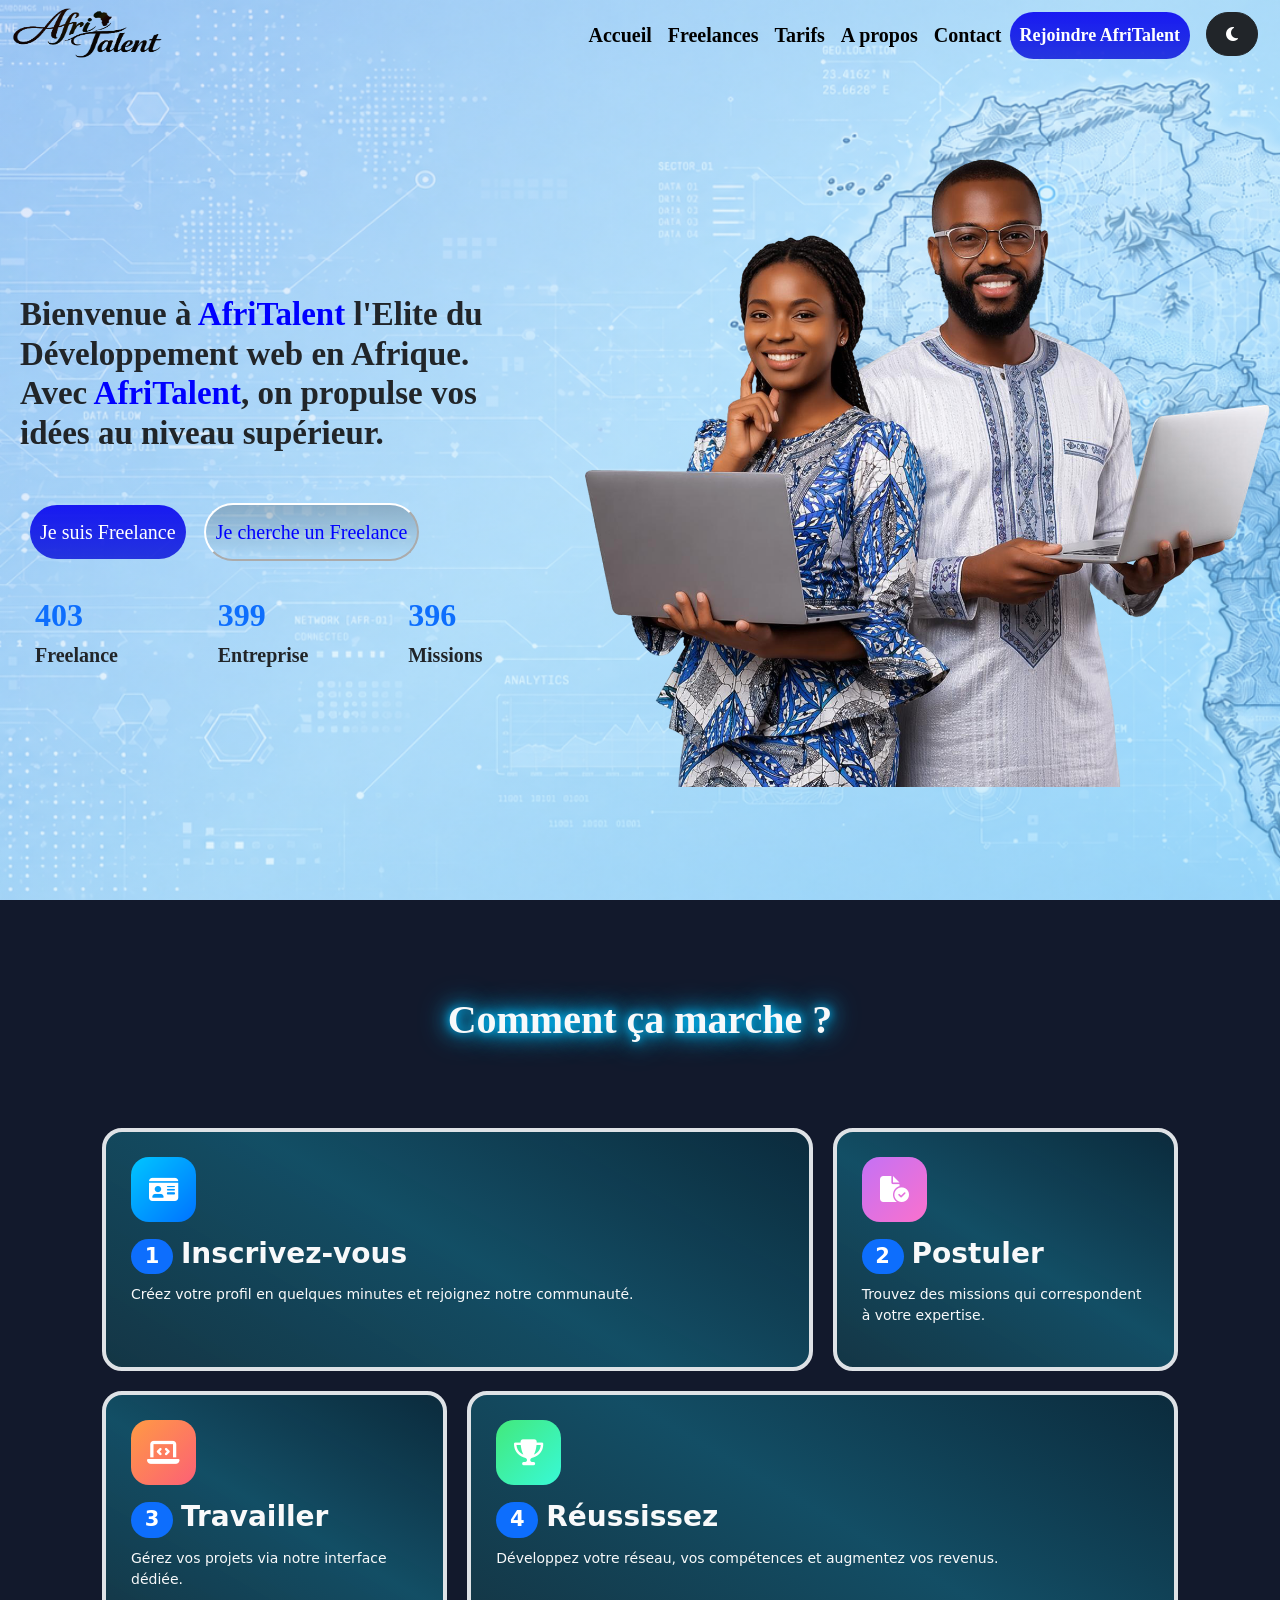
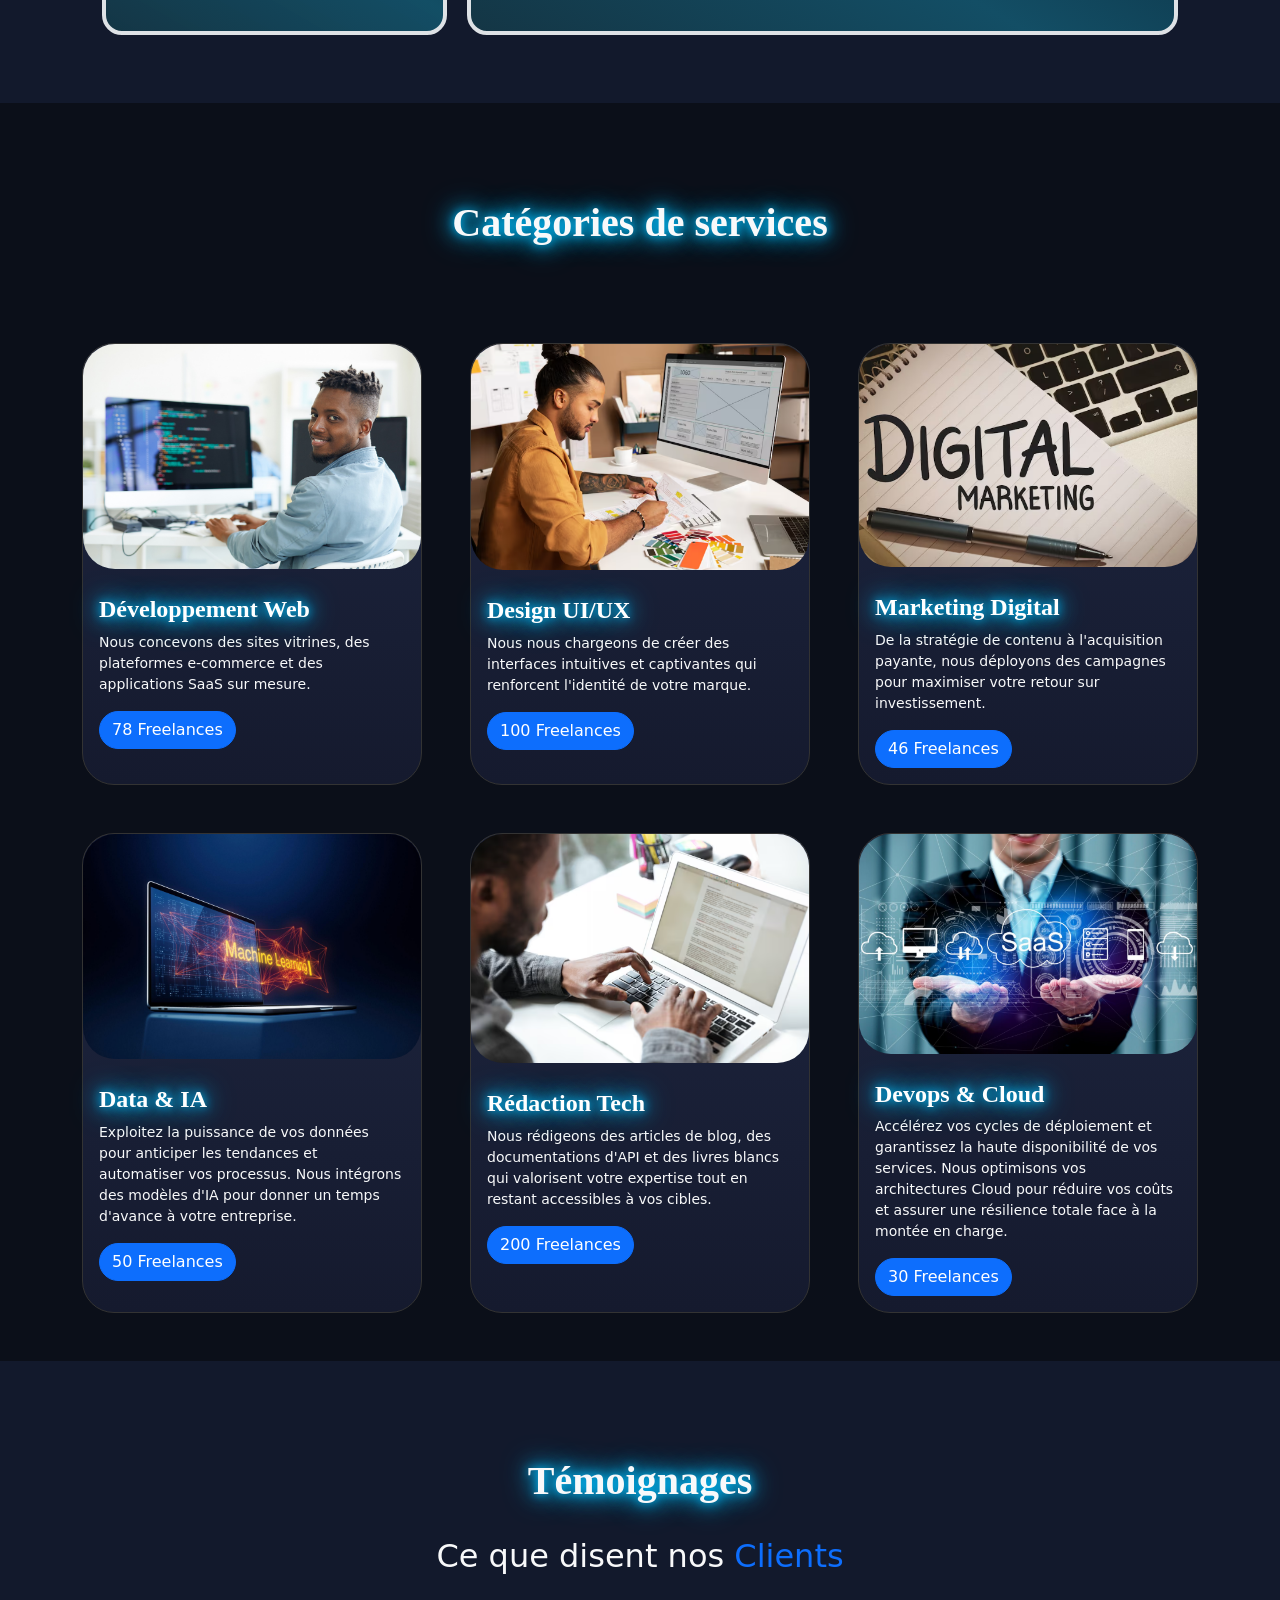
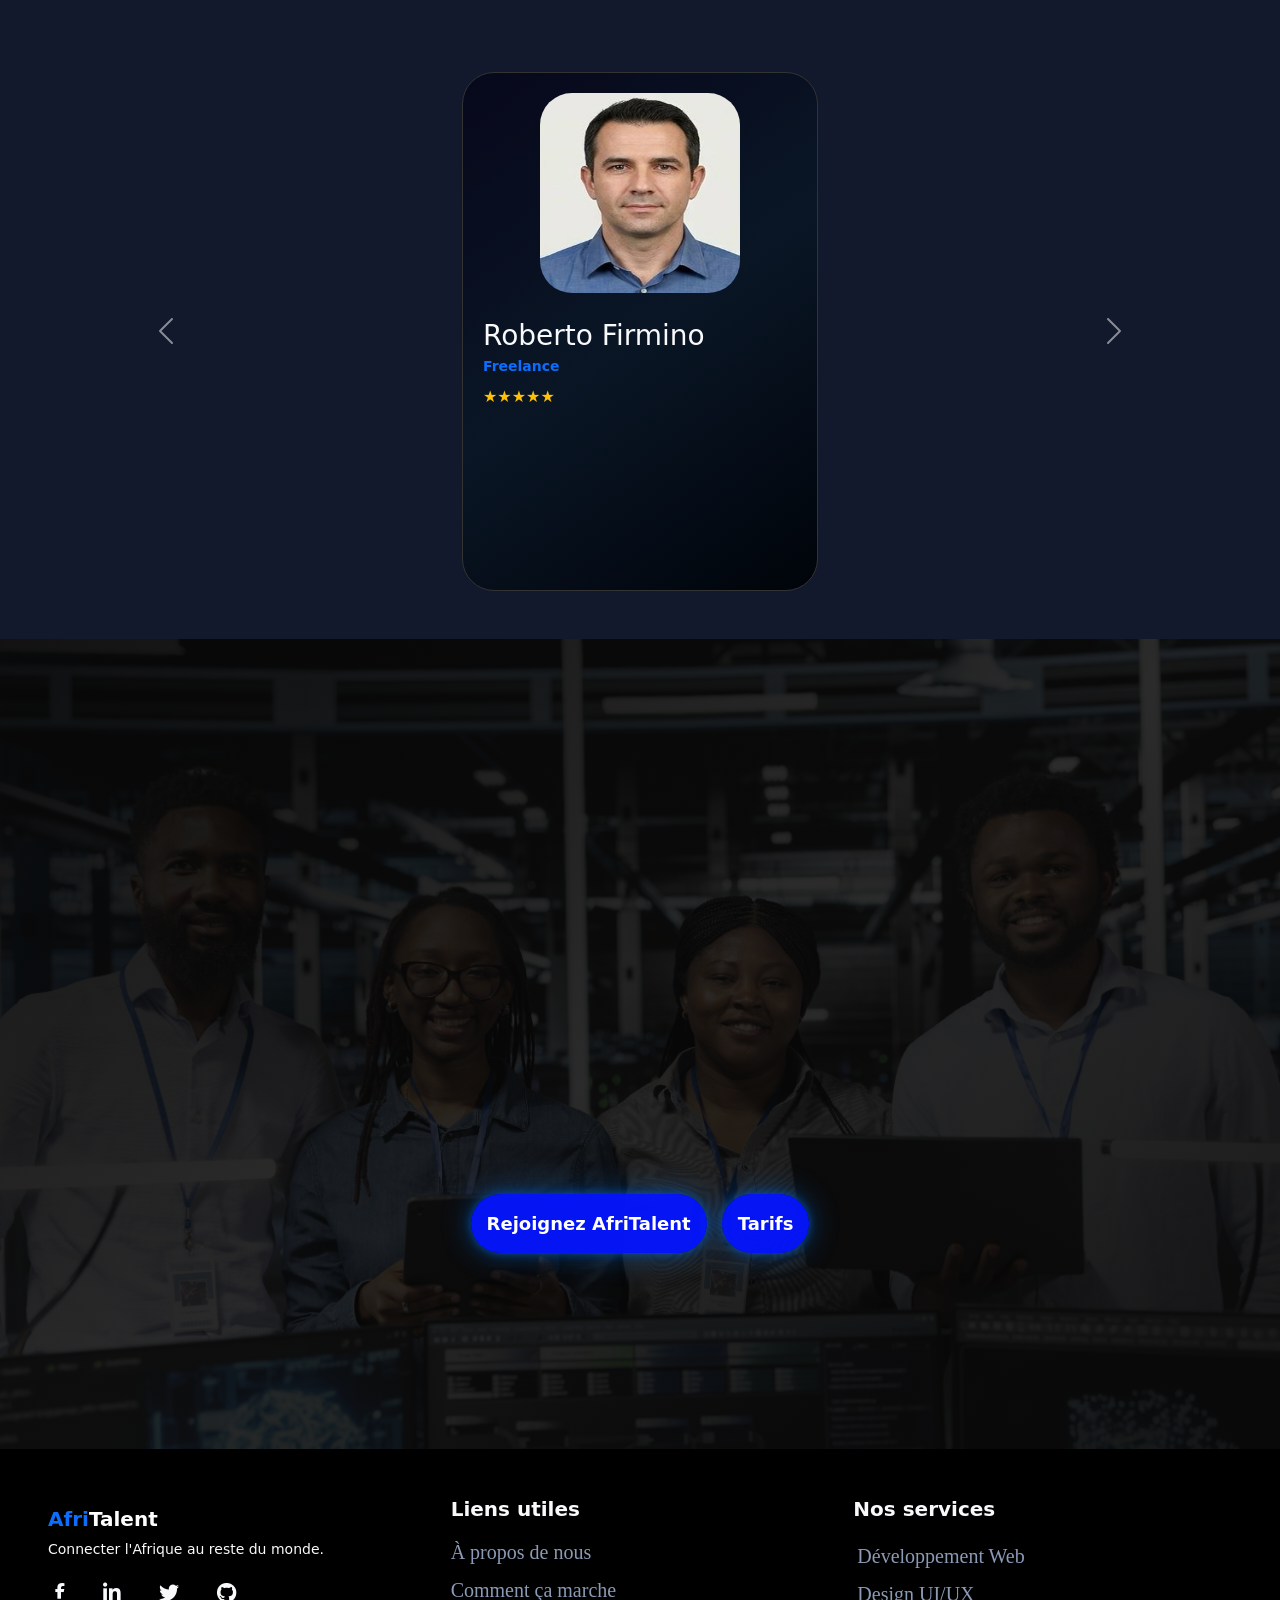
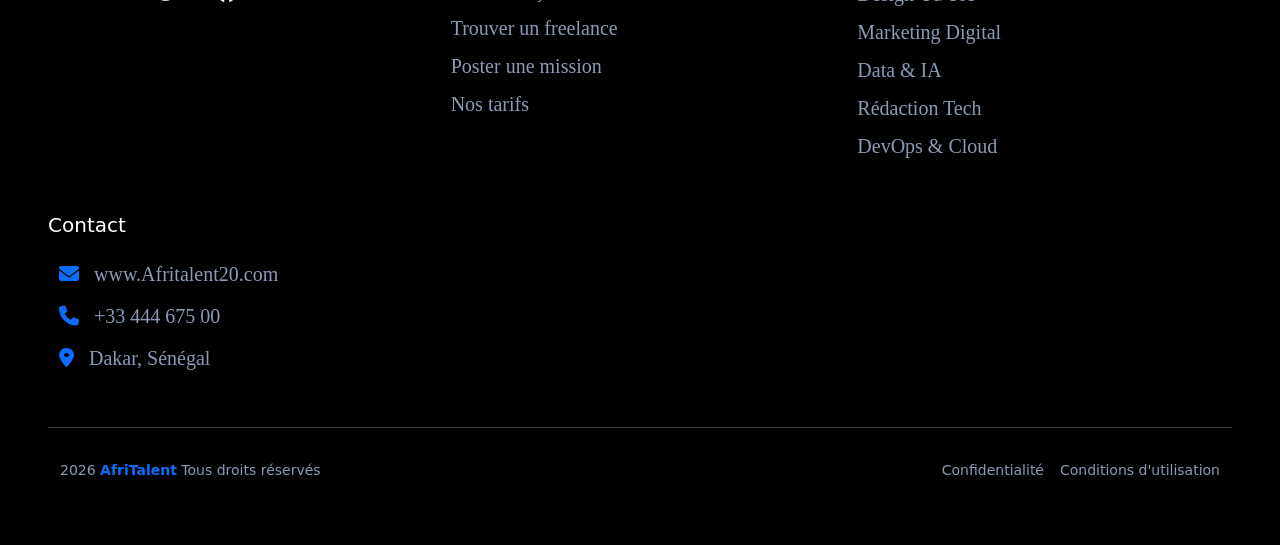
<file: index.html>
<!DOCTYPE html>
<html lang="fr">

<head>
   <meta charset="UTF-8">
   <meta name="viewport" content="width=device-width, initial-scale=1.0">
   <title>Document</title>
   <link href="https://cdn.jsdelivr.net/npm/bootstrap@5.3.0/dist/css/bootstrap.min.css" rel="stylesheet">
   <link rel="stylesheet" href="https://cdnjs.cloudflare.com/ajax/libs/font-awesome/6.5.1/css/all.min.css">
   <link rel="stylesheet" href="Css/style.css">
</head>

<body>
   <div class="zzz">
      <header>
         <nav class="navbar navbar-expand-lg  fixed-top mb-1">
            <div class="container-fluid">
               <img src="Images/AFRI.png" alt="" class="LOGO mb-1">
               <!-- La class collapse navbar-collapse permet de faciliter le regroupage des liens de navigation sur des ecrans plus petit en menu amburgur comme les telephones -->
               <button class="navbar-toggler ms-auto" type="button" data-bs-toggle="collapse"
                  data-bs-target="#navbarNav">
                  <span class="navbar-toggler-icon"></span>
               </button>
               <div class="collapse navbar-collapse" id="navbarNav">
                  <ul class="navbar-nav ms-auto text-end">
                     <li><a class="nav-link fw-bold " href="index.html">Accueil</a></li>
                     <li><a class="nav-link fw-bold" href="freelances.html">Freelances</a></li>
                     <li><a class="nav-link fw-bold" href="tarifs.html">Tarifs</a></li>
                     <li><a class="nav-link fw-bold" href="about.html">A propos</a></li>
                     <li><a class="nav-link fw-bold" href="contact.html">Contact</a></li>
                     <li><a class="buttonR btn btn-primary fw-bold" href="">Rejoindre AfriTalent</a></li>
                     <li>
                        <button class="btn btn-dark rounded-5 ms-3" id="noiretblanc">
                           <i class="fa-solid fa-moon" id="NOIRBLANC"></i>
                        </button>
                     </li>
                  </ul>
               </div>
            </div>
         </nav>
      </header>
      <main>
         <!-- Cette partie ci dessous indique la page d'acceuil de notre site pour les developpeur freelances AfriTalent -->
         <button id="retourverslehaut">Retour en haut</button>
         <section class="acceuil">
            <div class="backAcceuil">
               <h1 class="visually-hidden">AfriTalent — Plateforme de freelances en Afrique</h1>
               <h2 class="visually-hidden">Présentation</h2>
               <div class="display-6  fw-bold" id="texte">
                  Bienvenue à <span class="couleurAfri"> AfriTalent</span> l'Elite du <br> Développement web en
                  Afrique. <br> Avec <span class="couleurAfri"> AfriTalent</span>, on propulse vos <br> idées au niveau supérieur.
                  <div class="BUTTONACCEUIL">
                     <button class="button">Je suis Freelance</button>
                     <button class="button2">Je cherche un Freelance</button>
                  </div>
                  <div class="stat">
                     <div>
                        <h2 class="text-primary fw-bold">500+</h2>
                        <p class="ppp fw-bold">Freelance</p>
                     </div>
                     <div>
                        <h2 class="text-primary fw-bold">600+</h2>
                        <p class="ppp fw-bold">Entreprise</p>
                     </div>
                     <div>
                        <h2 class="text-primary fw-bold">800+</h2>
                        <p class="ppp fw-bold">Missions</p>
                     </div>
                  </div>
               </div>
               <div>
                  <img src="Images/AAT1.png" alt="photo Acceuil" class="imageA">
               </div>
            </div>
         </section>
      </main>
   </div>
   <!-- Dans cette section ci dessous nous avons la partie comment ça marche en bento grig afin de faciliter à l'utilisateur son inscription afin de lui montrer les etapes à suivre  -->
   <section class="py-5 BCM index1">
      <div class="container" id="çamarche">
         <h3 class="text-center fw-bold mb-5 pb-3 mt-5 text-light fs-1 Gratuit">Comment ça marche ?</h3>
         <div class="Commentçamarche">
            <div class="card1 border border-4 backCçM" id="carte1">
               <div class="lesicons " id="carte1C">
                  <i class="fa-solid fa-id-card"></i>
               </div>
               <h3 class="text-light fw-bold"><span class="badge bg-primary rounded-5 me-2">1</span>Inscrivez-vous</h3>
               <p class="text-light">Créez votre profil en quelques minutes et rejoignez notre communauté.</p>
            </div>

            <div class="card1 border border-4 backCçM" id="carte2">
               <div class="lesicons" id="carte2C">
                  <i class="fa-solid fa-file-circle-check"></i>
               </div>
               <h3 class="text-light fw-bold"><span class="badge bg-primary rounded-5 me-2">2</span>Postuler</h3>
               <p class="text-light">Trouvez des missions qui correspondent à votre expertise.</p>
            </div>

            <div class="card1 border border-4 backCçM" id="carte3">
               <div class="lesicons" id="carte3C">
                  <i class="fa-solid fa-laptop-code"></i>
               </div>
               <h3 class="text-light fw-bold"><span class="badge bg-primary rounded-5 me-2">3</span>Travailler</h3>
               <p class="text-light">Gérez vos projets via notre interface dédiée.</p>
            </div>

            <div class="card1 border border-4 backCçM" id="carte4">
               <div class="lesicons" id="carte4C">
                  <i class="fa-solid fa-trophy"></i>
               </div>
               <h3 class="text-light fw-bold"><span class="badge bg-primary rounded-5 me-2">4</span>Réussissez</h3>
               <p class="text-light">Développez votre réseau, vos compétences et augmentez vos revenus.</p>
            </div>
         </div>
      </div>
   </section>
   <!-- Dans cette partie nous avons les Catégorie de services que proposent AfriTalent  -->
   <section class="py-5 " id="Catégories">
      <div class="container">
         <h2 class="text-center text-light mb-5 pb-5 mt-5 Gratuit fs-1 fw-bold">Catégories de services</h2>
         <div class="row g-5">
            <div class="col-12 col-md-6 col-lg-4">
               <div class="card h-100 rounded-5 backcarteS">
                  <img src="Images/imageAcceuil.jpg" alt="developpeur web" class="rounded-5">
                  <div class="card-body">
                     <h3 class="card-title fw-bold Gratuit fs-4">Développement Web</h3>
                     <p class="card-text text-light">Nous concevons des sites vitrines, des plateformes e-commerce et
                        des applications SaaS sur mesure.</p>
                     <a href="#" class=" btn btn-primary rounded-5 ">78 Freelances</a>
                  </div>
               </div>
            </div>

            <div class="col-12 col-md-6 col-lg-4">
               <div class="card h-100 rounded-5 backcarteS">
                  <img src="Images/design.png" alt="photo service design" class="rounded-5">
                  <div class="card-body">
                     <h3 class="card-title fw-bold Gratuit fs-4">Design UI/UX</h3>
                     <p class="card-text text-light small">Nous nous chargeons de créer des interfaces intuitives et
                        captivantes qui renforcent l'identité de
                        votre marque.</p>
                     <a href="#" class="btn btn-primary rounded-5">100 Freelances</a>
                  </div>
               </div>
            </div>

            <div class="col-12 col-md-6 col-lg-4">
               <div class="card h-100 rounded-5 backcarteS">
                  <img src="Images/digitale.png" alt="marketing" class="rounded-5">
                  <div class="card-body">
                     <h3 class="card-title fw-bold Gratuit fs-4"> Marketing Digital</h3>
                     <p class="card-text text-light small">De la stratégie de contenu à l'acquisition payante, nous
                        déployons
                        des campagnes pour maximiser votre retour sur investissement.</p>
                     <a href="#" class="btn btn-primary rounded-5 ">46 Freelances</a>
                  </div>
               </div>
            </div>
            <div class="col-12 col-md-6 col-lg-4">
               <div class="card h-100 rounded-5 backcarteS">
                  <img src="Images/data_ia.jpg" alt="data et IA" class="rounded-5">
                  <div class="card-body">
                     <h3 class="card-title fw-bold Gratuit fs-4">Data & IA</h3>
                     <p class="card-text text-light small">Exploitez la puissance de vos données pour anticiper les
                        tendances
                        et automatiser vos processus. Nous intégrons des modèles d'IA pour donner un temps
                        d'avance à votre entreprise.</p>
                     <a href="#" class="btn btn-primary rounded-5">50 Freelances</a>
                  </div>
               </div>
            </div>
            <div class="col-12 col-md-6 col-lg-4">
               <div class="card h-100 rounded-5 backcarteS">
                  <img src="Images/redact.png" alt="redaction tech" class="rounded-5">
                  <div class="card-body">
                     <h3 class="card-title fw-bold Gratuit fs-4">Rédaction Tech</h3>
                     <p class="card-text text-light"> Nous
                        rédigeons des articles de blog, des documentations d'API et des livres blancs qui valorisent
                        votre expertise tout en restant accessibles à vos cibles.</p>
                     <a href="#" class="btn btn-primary rounded-5 ">200 Freelances</a>
                  </div>
               </div>
            </div>
            <div class="col-12 col-md-6 col-lg-4">
               <div class="card h-100 rounded-5 backcarteS">
                  <img src="Images/devops.png" alt="devops et cloud" class="rounded-5">
                  <div class="card-body">
                     <h3 class="card-title fw-bold Gratuit fs-4">Devops & Cloud</h3>
                     <p class="card-text text-light small">Accélérez vos cycles de déploiement et garantissez la haute
                        disponibilité de vos services. Nous optimisons vos architectures Cloud pour réduire vos coûts et
                        assurer une résilience totale face à la montée en charge.</p>
                     <a href="#" class="btn btn-primary rounded-5">30 Freelances</a>
                  </div>
               </div>
            </div>
         </div>
      </div>
   </section>
   <!-- Dans cette section nous avons les avis de nos client en carousel(bootstrap) -->
   <section class="py-5 backT ">
      <div class="container">
         <h2 class="text-center text-light mb-3 pb-3 mt-5 Gratuit fs-1 fw-bold">Témoignages</h2>
         <h2 class="text-center pb-3 text-light mb-5 pb-5">Ce que disent nos <span class="text-primary">Clients</span>
         </h2>
         <div id="carouselExampleControlsNoTouching" class="carousel slide" data-bs-touch="false">
            <div class="carousel-inner">
               <div class="carousel-item active">
                  <div class="row justify-content-center">
                     <div class="col-12 col-md-6 col-lg-4 ">
                        <div class="card p-1 rounded-5 h-100 backTEM">
                           <div class="d-flex justify-content-center mt-3 ">
                              <img src="Images/Avis1.jpeg" alt="Roberto Firmino" width="200" height="200"
                                 class="rounded-5">
                           </div>
                           <div class="card-body">
                              <h3 class="mb-1 text-light">Roberto Firmino</h3>
                              <p class=" mb-2 text-primary fw-bold">Freelance</p>
                              <div class="mb-3 text-warning">
                                 <span>★</span><span>★</span><span>★</span><span>★</span><span>★</span>
                              </div>
                              <h3 class="text-light fs-6">En tant que gérant d'une agence marketing basée en France,
                                 je cherchais des rédacteurs web capable de comprendre le marché francophone. J'ai
                                 découvert AfriTalent et j'ai été bluffé par la réactivité des candidats.</h3>
                           </div>
                        </div>
                     </div>
                  </div>
               </div>
               <div class="carousel-item">
                  <div class="row justify-content-center">
                     <div class="col-12 col-md-6 col-lg-4">
                        <div class="card p-1 rounded-5 h-100 backTEM">
                           <div class="d-flex justify-content-center mt-3">
                              <img src="Images/Avis2.jpeg" alt="Emile François Gomis" width="200" height="200"
                                 class="rounded-5">
                           </div>
                           <div class="card-body">
                              <h3 class=" text-light">Emile François Gomis</h3>
                              <p class=" mb-2 text-primary fw-bold">Freelance</p>
                              <div class=" mb-3 text-warning">
                                 <span>★</span><span>★</span><span>★</span><span>★</span><span>★</span>
                              </div>
                              <h4 class=" text-light pb-3 fs-6">Je suis développeur junior vivant à Dakar et
                                 j'avais du mal à me faire une place sur les grosses plateformes internationales comme
                                 Upwork. Sur AfriTalent, j'ai l'impression que mon profil est vraiment mis en
                                 valeur.Vraiment c'est Top </h4>
                           </div>
                        </div>
                     </div>
                  </div>
               </div>
               <div class="carousel-item">
                  <div class="row justify-content-center">
                     <div class="col-12 col-md-6 col-lg-4">
                        <div class="card  rounded-5 h-100 backTEM">
                           <div class="d-flex justify-content-center mt-3">
                              <img src="Images/Avis3.jpeg" alt="Marie Ndiago" width="200" height="200"
                                 class="rounded-5">
                           </div>
                           <div class="card-body">
                              <h3 class=" mb-1 text-light">Marie Ndiago</h3>
                              <p class=" mb-2 text-primary fw-bold">Consultante RH</p>
                              <div class="mb-3 text-warning">
                                 <span>★</span><span>★</span><span>★</span><span>★</span><span>★</span>
                              </div>
                              <h4 class=" text-light mb-2 fs-6">Consultante RH depuis 5 ans . Ce que j'apprécie,
                                 c'est le sérieux : on sent que les clients qui viennent ici cherchent de la vraie
                                 compétence et pas juste un prix bas. La plateforme est moderne, les virements sont
                                 ponctuels.</h4>
                           </div>
                        </div>
                     </div>
                  </div>
               </div>
            </div>
            <button class="carousel-control-prev " type="button" data-bs-target="#carouselExampleControlsNoTouching"
               data-bs-slide="prev">
               <span class="carousel-control-prev-icon" aria-hidden="true"></span>
               <span class="visually-hidden">Previous</span>
            </button>
            <button class="carousel-control-next" type="button" data-bs-target="#carouselExampleControlsNoTouching"
               data-bs-slide="next">
               <span class="carousel-control-next-icon" aria-hidden="true"></span>
               <span class="visually-hidden">Next</span>
            </button>
         </div>
      </div>
   </section>

   <section class="GROUPE">
      <div class="text-center">
         <h2 class="text-light rejoignezAT">
            Rejoignez Afritalent <br>Propulsez votre projet digital <br> avec un développement sur <br> mesure.
         </h2>
         <div class="mt-4" id="ButtonRT">
            <a href="index.html" class=" rounded-5 p-3 fw-bold BRA">Rejoignez AfriTalent</a>
            <a href="tarifs.html" class=" rounded-5 p-3 fw-bold BRA ps-3 px-3">Tarifs</a>
         </div>
      </div>
   </section>
   <!-- Enfin nous avons le footer en bas de page qui permet egalement de faire une petite desciption du site et egalement faciliter la navigation de l'utilisateuren lui montrant les liens utiles ,les differents services ect-->
   <footer class="pt-5 py-5">
      <div class="container-fluid px-5 backfoot">
         <div class="row g-4 mb-4">
            <div class="col-12 col-md-6 col-lg-4">
               <h3 class="text-white mb-2 fs-5 fw-bold"><span class="text-primary">Afri</span>Talent</h3>
               <p class="small text-light mb-3">Connecter l'Afrique au reste du monde.</p>
               <div class="d-flex gap-2">
                  <a href="https://www.facebook.com/?locale=fr_FR" class="text-light me-3"><i
                        class="fab fa-facebook-f "></i></a>
                  <a href="https://fr.linkedin.com/" class="text-light me-3"><i class="fa-brands fa-linkedin-in"
                        style="font-size: 20px;"></i></a>
                  <a href="https://x.com/?lang=fr" class="text-light me-3"><i class="fa-brands fa-twitter"
                        style="font-size: 20px;"></i></a>
                  <a href="https://github.com" class="text-light me-3"><i class="fa-brands fa-github"
                        style="font-size: 20px;"></i></a>
               </div>
            </div>

            <div class="col-12 col-md-6 col-lg-4">
               <h4 class="text-light mb-3 fs-5 fw-bold">Liens utiles</h4>
               <ul class="services" style="list-style:none; padding:0;">
                  <li class="mb-2"><a href="about.html">À propos de nous</a></li>
                  <li class="mb-2"><a href="#çamarche">Comment ça marche</a></li>
                  <li class="mb-2"><a href="freelances.html">Trouver un freelance</a></li>
                  <li class="mb-2"><a href="index.html">Poster une mission</a></li>
                  <li class="mb-2"><a href="tarifs.html">Nos tarifs</a></li>
               </ul>
            </div>

            <div class="col-12 col-md-6 col-lg-4">
               <h4 class="text-light mb-3 fs-5 fw-bold">Nos services</h4>
               <ul class="services p-1">
                  <li class="mb-2">Développement Web</li>
                  <li class="mb-2">Design UI/UX</li>
                  <li class="mb-2">Marketing Digital</li>
                  <li class="mb-2">Data & IA</li>
                  <li class="mb-2">Rédaction Tech</li>
                  <li class="mb-2">DevOps & Cloud</li>
               </ul>
            </div>

            <div class="col-12 col-md-6 col-lg-4">
               <h5 class="text-white mb-3">Contact</h5>
               <ul class="services p-1">
                  <li class="mb-2 d-flex align-items-center gap-2">
                     <i class="fa-solid fa-envelope text-primary"></i>
                     <span style="color:#8b9ab5;">www.Afritalent20.com</span>
                  </li>
                  <li class="mb-2 d-flex align-items-center gap-2">
                     <i class="fa-solid fa-phone text-primary"></i>
                     <span style="color:#8b9ab5;">+33 444 675 00 </span>
                  </li>
                  <li class="mb-2 d-flex align-items-center gap-2">
                     <i class="fa-solid fa-location-dot text-primary"></i>
                     <span style="color:#8b9ab5;">Dakar, Sénégal</span>
                  </li>
               </ul>
            </div>
         </div>
         <hr>
         <div class="container-fluid  pt-3 d-flex justify-content-between flex-wrap">
            <small>
               <span>2026</span> <span class="text-primary fw-bold">AfriTalent</span> Tous droits réservés
            </small>
            <div class="d-flex gap-3" id="foot">
               <p>Confidentialité</p>
               <p>Conditions d'utilisation</p>
            </div>
         </div>
      </div>
   </footer>
   <script src="https://cdn.jsdelivr.net/npm/bootstrap@5.3.0/dist/js/bootstrap.bundle.min.js"></script>
   <script src="Js/main.js"></script>
</body>

</html>
</file>
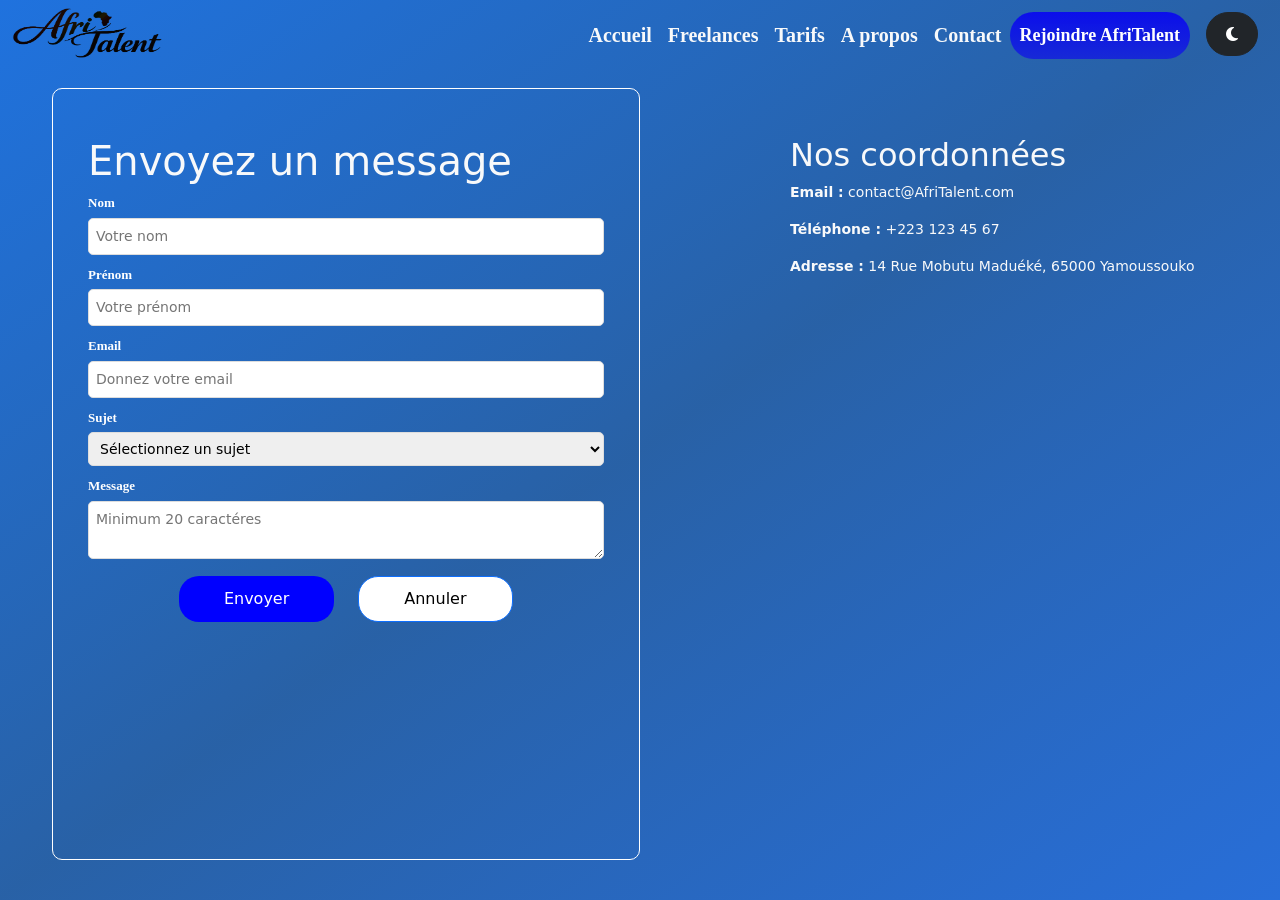
<file: contact.html>
<!DOCTYPE html>
<html lang="fr">

<head>
   <meta charset="UTF-8">
   <meta name="viewport" content="width=device-width, initial-scale=1.0">
   <title>Contact afritalent</title>
   <link href="https://cdn.jsdelivr.net/npm/bootstrap@5.3.0/dist/css/bootstrap.min.css" rel="stylesheet">
   <link href="https://fonts.googleapis.com/css2?family=Montserrat:wght@700&family=Open+Sans:wght@400;600&display=swap"
      rel="stylesheet">
   <link rel="stylesheet" href="https://cdnjs.cloudflare.com/ajax/libs/font-awesome/6.5.1/css/all.min.css">
   <link rel="stylesheet" href="Css/style.css">
</head>

<body class="index">
   <header>
      <nav class="navbar navbar-expand-lg  fixed-top mb-1">
         <div class="container-fluid">
            <img src="Images/AFRI.png" alt="" class="LOGO mb-1">
            <!-- La class collapse navbar-collapse permet de faciliter le regroupage des liens de navigation sur des ecrans plus petit en menu amburgur comme les telephones -->
            <button class="navbar-toggler ms-auto" type="button" data-bs-toggle="collapse" data-bs-target="#navbarNav">
               <span class="navbar-toggler-icon"></span>
            </button>
            <div class="collapse navbar-collapse" id="navbarNav">
               <ul class="navbar-nav ms-auto text-end">
                  <li><a class="nav-link text-light fw-bold " href="index.html">Accueil</a></li>
                  <li><a class="nav-link text-light fw-bold" href="freelances.html">Freelances</a></li>
                  <li><a class="nav-link text-light fw-bold " href="tarifs.html">Tarifs</a></li>
                  <li><a class="nav-link text-light fw-bold" href="about.html">A propos</a></li>
                  <li><a class="nav-link text-light fw-bold" href="contact.html">Contact</a></li>
                  <li><a class="buttonR btn btn-primary fw-bold" href="">Rejoindre AfriTalent</a></li>
                  <li>
                     <button class="btn btn-dark rounded-5 ms-3" id="noiretblanc">
                        <i class="fa-solid fa-moon" id="NOIRBLANC"></i>
                     </button>
                  </li>
               </ul>

            </div>
         </div>
      </nav>
   </header>
   <button id="retourverslehaut">Retour en haut</button>
   <main class="dContact">
      <div class="container-fluid contacts">
         <div class="mescontact mt-5 pt-5">
            <h1 class="text-light">Envoyez un message</h1>
            <form>
               <div class="group">
                  <label for="nom">Nom</label>
                  <input type="text" id="nom" name="last-name" placeholder="Votre nom">
               </div>
               <div class="group">
                  <label for="prenom">Prénom</label>
                  <input type="text" id="prenom" placeholder="Votre prénom">
               </div>
               <div class="group">
                  <label for="email">Email</label>
                  <input type="email" id="email" name="email" placeholder="Donnez votre email">
               </div>
               <div class="group">
                  <label for="subject">Sujet</label>
                  <select id="subject" name="subject">
                     <option value="" class="text-light">Sélectionnez un sujet</option>
                     <option value="support">Je suis freelance</option>
                     <option value="sales">Je cherche un freelance</option>
                     <option value="other">Autre</option>
                  </select>
               </div>
               <div class="group">
                  <label for="message">Message</label>
                  <textarea id="message" name="message" placeholder="Minimum 20 caractéres"></textarea>
               </div>
               <div class="d-flex justify-content-center gap-4">
                  <button type="submit" class="btn btn-primary" id="btnEnvoyer">Envoyer</button>
                  <button type="reset" class="btn btn-outline-primary" id="btnAnnuler">Annuler</button>
               </div>
            </form>
         </div>
         <div class="mt-5 pt-5">
            <div>
               <h2 class="text-light">Nos coordonnées</h2>
               <p class="text-light"><strong>Email :</strong> contact@AfriTalent.com</p>
               <p class="text-light"><strong>Téléphone :</strong> +223 123 45 67</p>
               <p class="text-light"><strong>Adresse :</strong> 14 Rue Mobutu Maduéké, 65000 Yamoussouko</p>
            </div>

            <div>
               <iframe
                  src="https://www.google.com/maps/embed?pb=!1m14!1m12!1m3!1d14595.7478332501!2d-17.450970235227974!3d14.700131441579636!2m3!1f0!2f0!3f0!3m2!1i1024!2i768!4f13.1!5e0!3m2!1sfr!2ssn!4v1776953668284!5m2!1sfr!2ssn"
                  style="width: 100%;" height="250" class="border-2 border-dark">
               </iframe>
            </div>
         </div>
      </div>
   </main>
   <script src="https://cdn.jsdelivr.net/npm/bootstrap@5.3.0/dist/js/bootstrap.bundle.min.js"></script>
   <script src="Js/main.js"></script>


</body>

</html>
</file>
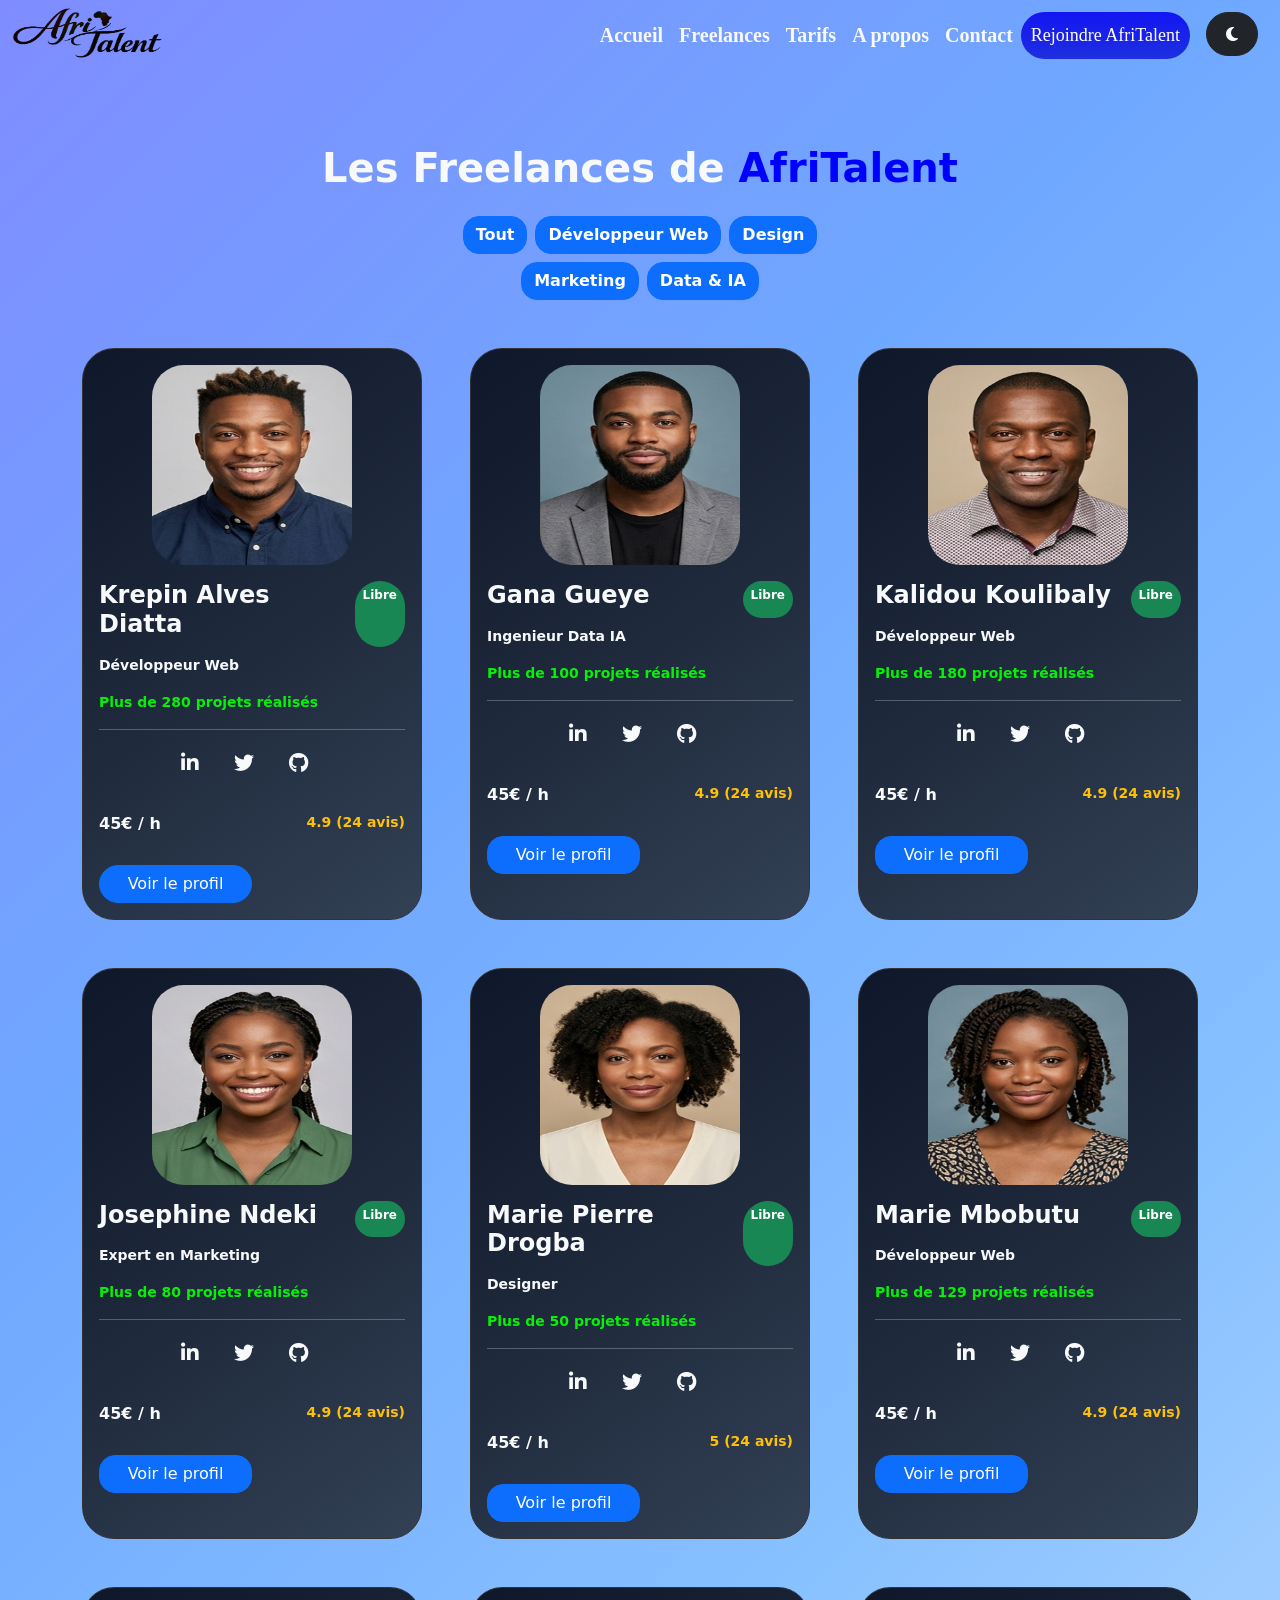
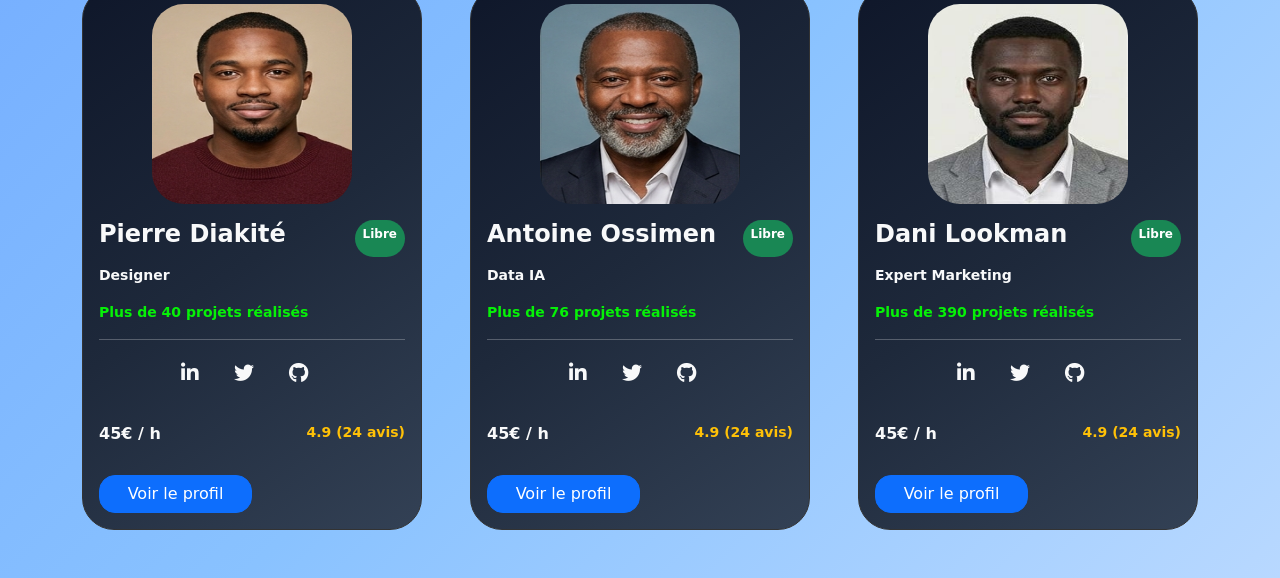
<file: freelances.html>
<!DOCTYPE html>
<html lang="fr">

<head>
   <meta charset="UTF-8">
   <meta name="viewport" content="width=device-width, initial-scale=1.0">
   <title>AfriTalent — Freelances</title>
   <link href="https://fonts.googleapis.com/css2?family=Montserrat:wght@700&family=Open+Sans:wght@400;600&display=swap"
      rel="stylesheet">
   <link rel="stylesheet" href="https://cdnjs.cloudflare.com/ajax/libs/font-awesome/6.5.1/css/all.min.css">
   <link href="https://cdn.jsdelivr.net/npm/bootstrap@5.3.0/dist/css/bootstrap.min.css" rel="stylesheet">
   <link rel="stylesheet" href="Css/style.css">
</head>

<body class="backFree">

   <header>
      <nav class="navbar navbar-expand-lg fixed-top mb-1">
         <div class="container-fluid">
            <img src="Images/AFRI.png" alt="Logo AfriTalent" class="LOGO mb-1">
            <button class="navbar-toggler ms-auto" type="button" data-bs-toggle="collapse" data-bs-target="#navbarNav">
               <span class="navbar-toggler-icon"></span>
            </button>
            <div class="collapse navbar-collapse" id="navbarNav">
               <ul class="navbar-nav ms-auto text-end">
                  <li class="nav-item"><a class="nav-link fw-bold text-light" href="index.html">Accueil</a></li>
                  <li class="nav-item"><a class="nav-link fw-bold text-light" href="freelances.html">Freelances</a></li>
                  <li class="nav-item"><a class="nav-link fw-bold text-light" href="tarifs.html">Tarifs</a></li>
                  <li class="nav-item"><a class="nav-link fw-bold text-light" href="about.html">A propos</a></li>
                  <li class="nav-item"><a class="nav-link fw-bold text-light" href="contact.html">Contact</a></li>
                  <li class="nav-item"><a class="buttonR btn btn-primary" href="#">Rejoindre AfriTalent</a></li>
                  <li>
                     <button class="btn btn-dark rounded-5 ms-3" id="noiretblanc">
                        <i class="fa-solid fa-moon" id="NOIRBLANC"></i>
                     </button>
                  </li>
               </ul>
            </div>
         </div>
      </nav>
   </header>

   <button id="retourverslehaut">Retour en haut</button>

   <main class="mt-5 pt-5">
      <div class="container py-5">
         <h1 class="text-center mb-4 text-light fw-bold fs-1">Les Freelances de <span
               class="couleurAfri fw-bold GratuitA">AfriTalent</span></h1>
         <div class="row mb-5 d-flex justify-content-center">
            <div class="col-12 col-md-6 col-lg-4">
               <div class="d-flex flex-wrap gap-2 justify-content-center" id="buttonfreelance">
                  <button class="btn btn-primary rounded-4 fw-bold">Tout</button>
                  <button class="btn btn-primary rounded-4 fw-bold">Développeur Web</button>
                  <button class="btn btn-primary rounded-4 fw-bold">Design</button>
                  <button class="btn btn-primary rounded-4 fw-bold" >Marketing</button>
                  <button class="btn btn-primary rounded-4 fw-bold">Data & IA</button>
               </div>
            </div>
         </div>

         <div class="row row-cols-lg-3 g-5" id="cartefreelance">
            <div class="col-12 col-md-6 col-lg-4">
               <div class="card h-100 rounded-5 backcarte">
                  <div class="text-center mt-3">
                     <img src="Images/F1.png" alt="Krepin Alves Diatta" style="width:200px; height:200px;"
                        class="rounded-5">
                  </div>
                  <div class="card-body">
                     <div class="d-flex justify-content-between mb-2">
                        <h2 class="text-light fw-bold fs-4">Krepin Alves Diatta</h2>
                        <span class="badge bg-success p-2 fw-bold rounded-5">Libre</span>
                     </div>
                     <p class="text-light fw-bold">Développeur Web</p>
                     <p class="carteVert fw-bold">Plus de 280 projets réalisés</p>
                     <hr>
                     <div class="mt-3 reseauequipe" style="margin-left: 75px;">
                        <a href="https://fr.linkedin.com/" class="text-light me-3"><i class="fa-brands fa-linkedin-in"
                              style="font-size: 20px;"></i></a>
                        <a href="https://x.com/?lang=fr" class="text-light me-3"><i class="fa-brands fa-twitter"
                              style="font-size: 20px;"></i></a>
                        <a href="https://github.com" class="text-light"><i class="fa-brands fa-github"
                              style="font-size: 20px;"></i></a>
                     </div>
                     <div class="d-flex justify-content-between pt-3">
                        <span class="fw-bold mt-3 text-light">45€ / h</span>
                        <p class="mt-3 text-warning fw-bold">4.9 (24 avis)</p>
                     </div>
                     <a href="#" class="btn btn-primary w-50 mt-3 rounded-5">Voir le profil</a>
                  </div>
               </div>
            </div>

            <div class="col-12 col-md-6 col-lg-4">
               <div class="card h-100 rounded-5 backcarte">
                  <div class="text-center mt-3">
                     <img src="Images/F2.png" alt="Gana Gueye" style="width:200px; height:200px;" class="rounded-5">
                  </div>
                  <div class="card-body">
                     <div class="d-flex justify-content-between mb-2">
                        <h2 class="text-light fw-bold fs-4">Gana Gueye</h2>
                        <span class="badge bg-success p-2 fw-bold rounded-5">Libre</span>
                     </div>
                     <p class="text-light fw-bold">Ingenieur Data IA</p>
                     <p class="carteVert fw-bold">Plus de 100 projets réalisés</p>
                     <hr>
                     <div class="mt-3 reseauequipe" style="margin-left: 75px;">
                        <a href="https://fr.linkedin.com/" class="text-light me-3"><i class="fa-brands fa-linkedin-in"
                              style="font-size: 20px;"></i></a>
                        <a href="https://x.com/?lang=fr" class="text-light me-3"><i class="fa-brands fa-twitter"
                              style="font-size: 20px;"></i></a>
                        <a href="https://github.com" class="text-light"><i class="fa-brands fa-github"
                              style="font-size: 20px;"></i></a>
                     </div>
                     <div class="d-flex justify-content-between pt-3">
                        <span class="fw-bold mt-3 text-light">45€ / h</span>
                        <p class="mt-3 text-warning fw-bold">4.9 (24 avis)</p>
                     </div>
                     <a href="#" class="btn btn-primary w-50 mt-3 rounded-4">Voir le profil</a>
                  </div>
               </div>
            </div>

            <div class="col-12 col-md-6 col-lg-4">
               <div class="card h-100 rounded-5 backcarte">
                  <div class="text-center mt-3">
                     <img src="Images/F3.png" alt="Kalidou Koulibaly" style="width:200px; height:200px;"
                        class="rounded-5">
                  </div>
                  <div class="card-body">
                     <div class="d-flex justify-content-between mb-2">
                        <h2 class="text-light fw-bold fs-4">Kalidou Koulibaly</h2>
                        <span class="badge bg-success p-2 fw-bold rounded-5">Libre</span>
                     </div>
                     <p class="text-light fw-bold">Développeur Web</p>
                     <p class="carteVert fw-bold">Plus de 180 projets réalisés</p>
                     <hr>
                     <div class="mt-3 reseauequipe" style="margin-left: 75px;">
                        <a href="https://fr.linkedin.com/" class="text-light me-3"><i class="fa-brands fa-linkedin-in"
                              style="font-size: 20px;"></i></a>
                        <a href="https://x.com/?lang=fr" class="text-light me-3"><i class="fa-brands fa-twitter"
                              style="font-size: 20px;"></i></a>
                        <a href="https://github.com" class="text-light"><i class="fa-brands fa-github"
                              style="font-size: 20px;"></i></a>
                     </div>
                     <div class="d-flex justify-content-between pt-3">
                        <span class="fw-bold mt-3 text-light">45€ / h</span>
                        <p class="mt-3 text-warning fw-bold">4.9 (24 avis)</p>
                     </div>
                     <a href="#" class="btn btn-primary w-50 mt-3 rounded-4">Voir le profil</a>
                  </div>
               </div>
            </div>

            <div class="col-12 col-md-6 col-lg-4">
               <div class="card h-100 rounded-5 backcarte">
                  <div class="text-center mt-3">
                     <img src="Images/F4.png" alt="Josephine Ndeki" style="width:200px; height:200px;"
                        class="rounded-5">
                  </div>
                  <div class="card-body">
                     <div class="d-flex justify-content-between mb-2">
                        <h2 class="text-light fw-bold fs-4">Josephine Ndeki</h2>
                        <span class="badge bg-success p-2 fw-bold rounded-5">Libre</span>
                     </div>
                     <p class="text-light fw-bold">Expert en Marketing</p>
                     <p class="carteVert fw-bold">Plus de 80 projets réalisés</p>
                     <hr>
                     <div class="mt-3 reseauequipe" style="margin-left: 75px;">
                        <a href="https://fr.linkedin.com/" class="text-light me-3"><i class="fa-brands fa-linkedin-in"
                              style="font-size: 20px;"></i></a>
                        <a href="https://x.com/?lang=fr" class="text-light me-3"><i class="fa-brands fa-twitter"
                              style="font-size: 20px;"></i></a>
                        <a href="https://github.com" class="text-light"><i class="fa-brands fa-github"
                              style="font-size: 20px;"></i></a>
                     </div>
                     <div class="d-flex justify-content-between pt-3">
                        <span class="fw-bold mt-3 text-light">45€ / h</span>
                        <p class="mt-3 text-warning fw-bold">4.9 (24 avis)</p>
                     </div>
                     <a href="#" class="btn btn-primary w-50 mt-3 rounded-4">Voir le profil</a>
                  </div>
               </div>
            </div>

            <div class="col-12 col-md-6 col-lg-4">
               <div class="card h-100 rounded-5 backcarte">
                  <div class="text-center mt-3">
                     <img src="Images/F5.png" alt="Marie Pierre Drogba" style="width:200px; height:200px;"
                        class="rounded-5">
                  </div>
                  <div class="card-body">
                     <div class="d-flex justify-content-between mb-2">
                        <h2 class="text-light fw-bold fs-4">Marie Pierre Drogba</h2>
                        <span class="badge bg-success p-2 fw-bold rounded-5">Libre</span>
                     </div>
                     <p class="text-light fw-bold">Designer</p>
                     <p class="carteVert fw-bold">Plus de 50 projets réalisés</p>
                     <hr>
                     <div class="mt-3 reseauequipe" style="margin-left: 75px;">
                        <a href="https://fr.linkedin.com/" class="text-light me-3"><i class="fa-brands fa-linkedin-in"
                              style="font-size: 20px;"></i></a>
                        <a href="https://x.com/?lang=fr" class="text-light me-3"><i class="fa-brands fa-twitter"
                              style="font-size: 20px;"></i></a>
                        <a href="https://github.com" class="text-light"><i class="fa-brands fa-github"
                              style="font-size: 20px;"></i></a>
                     </div>
                     <div class="d-flex justify-content-between pt-3">
                        <span class="fw-bold mt-3 text-light">45€ / h</span>
                        <p class="mt-3 text-warning fw-bold">5 (24 avis)</p>
                     </div>
                     <a href="#" class="btn btn-primary w-50 mt-3 rounded-4">Voir le profil</a>
                  </div>
               </div>
            </div>

            <div class="col-12 col-md-6 col-lg-4">
               <div class="card h-100 rounded-5 backcarte">
                  <div class="text-center mt-3">
                     <img src="Images/F6.png" alt="Marie Joseph Mbobutu" style="width:200px; height:200px;"
                        class="rounded-5">
                  </div>
                  <div class="card-body">
                     <div class="d-flex justify-content-between mb-2">
                        <h2 class="text-light fw-bold fs-4">Marie Mbobutu</h2>
                        <span class="badge bg-success p-2 fw-bold rounded-5">Libre</span>
                     </div>
                     <p class="text-light fw-bold">Développeur Web</p>
                     <p class="carteVert fw-bold">Plus de 129 projets réalisés</p>
                     <hr>
                     <div class="mt-3 reseauequipe" style="margin-left: 75px;">
                        <a href="https://fr.linkedin.com/" class="text-light me-3"><i class="fa-brands fa-linkedin-in"
                              style="font-size: 20px;"></i></a>
                        <a href="https://x.com/?lang=fr" class="text-light me-3"><i class="fa-brands fa-twitter"
                              style="font-size: 20px;"></i></a>
                        <a href="https://github.com" class="text-light"><i class="fa-brands fa-github"
                              style="font-size: 20px;"></i></a>
                     </div>
                     <div class="d-flex justify-content-between pt-3">
                        <span class="fw-bold mt-3 text-light">45€ / h</span>
                        <p class="mt-3 text-warning fw-bold">4.9 (24 avis)</p>
                     </div>
                     <a href="#" class="btn btn-primary w-50 mt-3 rounded-4">Voir le profil</a>
                  </div>
               </div>
            </div>

            <div class="col-12 col-md-6 col-lg-4">
               <div class="card h-100 rounded-5 backcarte">
                  <div class="text-center mt-3">
                     <img src="Images/F7.png" alt="Pierre Diakité" style="width:200px; height:200px;" class="rounded-5">
                  </div>
                  <div class="card-body">
                     <div class="d-flex justify-content-between mb-2">
                        <h2 class="text-light fw-bold fs-4">Pierre Diakité</h2>
                        <span class="badge bg-success p-2 fw-bold rounded-5">Libre</span>
                     </div>
                     <p class="text-light fw-bold">Designer</p>
                     <p class="carteVert fw-bold">Plus de 40 projets réalisés</p>
                     <hr>
                     <div class="mt-3 reseauequipe" style="margin-left: 75px;">
                        <a href="https://fr.linkedin.com/" class="text-light me-3"><i class="fa-brands fa-linkedin-in"
                              style="font-size: 20px;"></i></a>
                        <a href="https://x.com/?lang=fr" class="text-light me-3"><i class="fa-brands fa-twitter"
                              style="font-size: 20px;"></i></a>
                        <a href="https://github.com" class="text-light"><i class="fa-brands fa-github"
                              style="font-size: 20px;"></i></a>
                     </div>
                     <div class="d-flex justify-content-between pt-3">
                        <span class="fw-bold mt-3 text-light">45€ / h</span>
                        <p class="mt-3 text-warning fw-bold">4.9 (24 avis)</p>
                     </div>
                     <a href="#" class="btn btn-primary w-50 mt-3 rounded-4">Voir le profil</a>
                  </div>
               </div>
            </div>

            <div class="col-12 col-md-6 col-lg-4">
               <div class="card h-100 rounded-5 backcarte">
                  <div class="text-center mt-3">
                     <img src="Images/F8.png" alt="Antoine Ossimen" style="width:200px; height:200px;"
                        class="rounded-5">
                  </div>
                  <div class="card-body">
                     <div class="d-flex justify-content-between mb-2">
                        <h2 class="text-light fw-bold fs-4">Antoine Ossimen</h2>
                        <span class="badge bg-success p-2 fw-bold rounded-5">Libre</span>
                     </div>
                     <p class="text-light fw-bold">Data IA</p>
                     <p class="carteVert fw-bold">Plus de 76 projets réalisés</p>
                     <hr>
                     <div class="mt-3 reseauequipe" style="margin-left: 75px;">
                        <a href="https://fr.linkedin.com/" class="text-light me-3"><i class="fa-brands fa-linkedin-in"
                              style="font-size: 20px;"></i></a>
                        <a href="https://x.com/?lang=fr" class="text-light me-3"><i class="fa-brands fa-twitter"
                              style="font-size: 20px;"></i></a>
                        <a href="https://github.com" class="text-light"><i class="fa-brands fa-github"
                              style="font-size: 20px;"></i></a>
                     </div>
                     <div class="d-flex justify-content-between pt-3">
                        <span class="fw-bold mt-3 text-light">45€ / h</span>
                        <p class="mt-3 text-warning fw-bold">4.9 (24 avis)</p>
                     </div>
                     <a href="#" class="btn btn-primary w-50 mt-3 rounded-4">Voir le profil</a>
                  </div>
               </div>
            </div>

            <div class="col-12 col-md-6 col-lg-4">
               <div class="card h-100 rounded-5 backcarte">
                  <div class="text-center mt-3">
                     <img src="Images/F9.jpeg" alt="Dani Lookman" style="width:200px; height:200px;" class="rounded-5">
                  </div>
                  <div class="card-body">
                     <div class="d-flex justify-content-between mb-2">
                        <h2 class="text-light fw-bold fs-4">Dani Lookman</h2>
                        <span class="badge bg-success p-2 fw-bold rounded-5">Libre</span>
                     </div>
                     <p class="text-light fw-bold">Expert Marketing</p>
                     <p class="carteVert fw-bold">Plus de 390 projets réalisés</p>
                     <hr>
                     <div class="mt-3 reseauequipe" style="margin-left: 75px;">
                        <a href="https://fr.linkedin.com/" class="text-light me-3"><i class="fa-brands fa-linkedin-in"
                              style="font-size: 20px;"></i></a>
                        <a href="https://x.com/?lang=fr" class="text-light me-3"><i class="fa-brands fa-twitter"
                              style="font-size: 20px;"></i></a>
                        <a href="https://github.com" class="text-light"><i class="fa-brands fa-github"
                              style="font-size: 20px;"></i></a>
                     </div>
                     <div class="d-flex justify-content-between pt-3">
                        <span class="fw-bold mt-3 text-light">45€ / h</span>
                        <p class="mt-3 text-warning fw-bold">4.9 (24 avis)</p>
                     </div>
                     <a href="#" class="btn btn-primary w-50 mt-3 rounded-4">Voir le profil</a>
                  </div>
               </div>
            </div>
         </div>
      </div>
   </main>

   <script src="https://cdn.jsdelivr.net/npm/bootstrap@5.3.0/dist/js/bootstrap.bundle.min.js"></script>
   <script src="Js/main.js"></script>

</body>

</html>
</file>
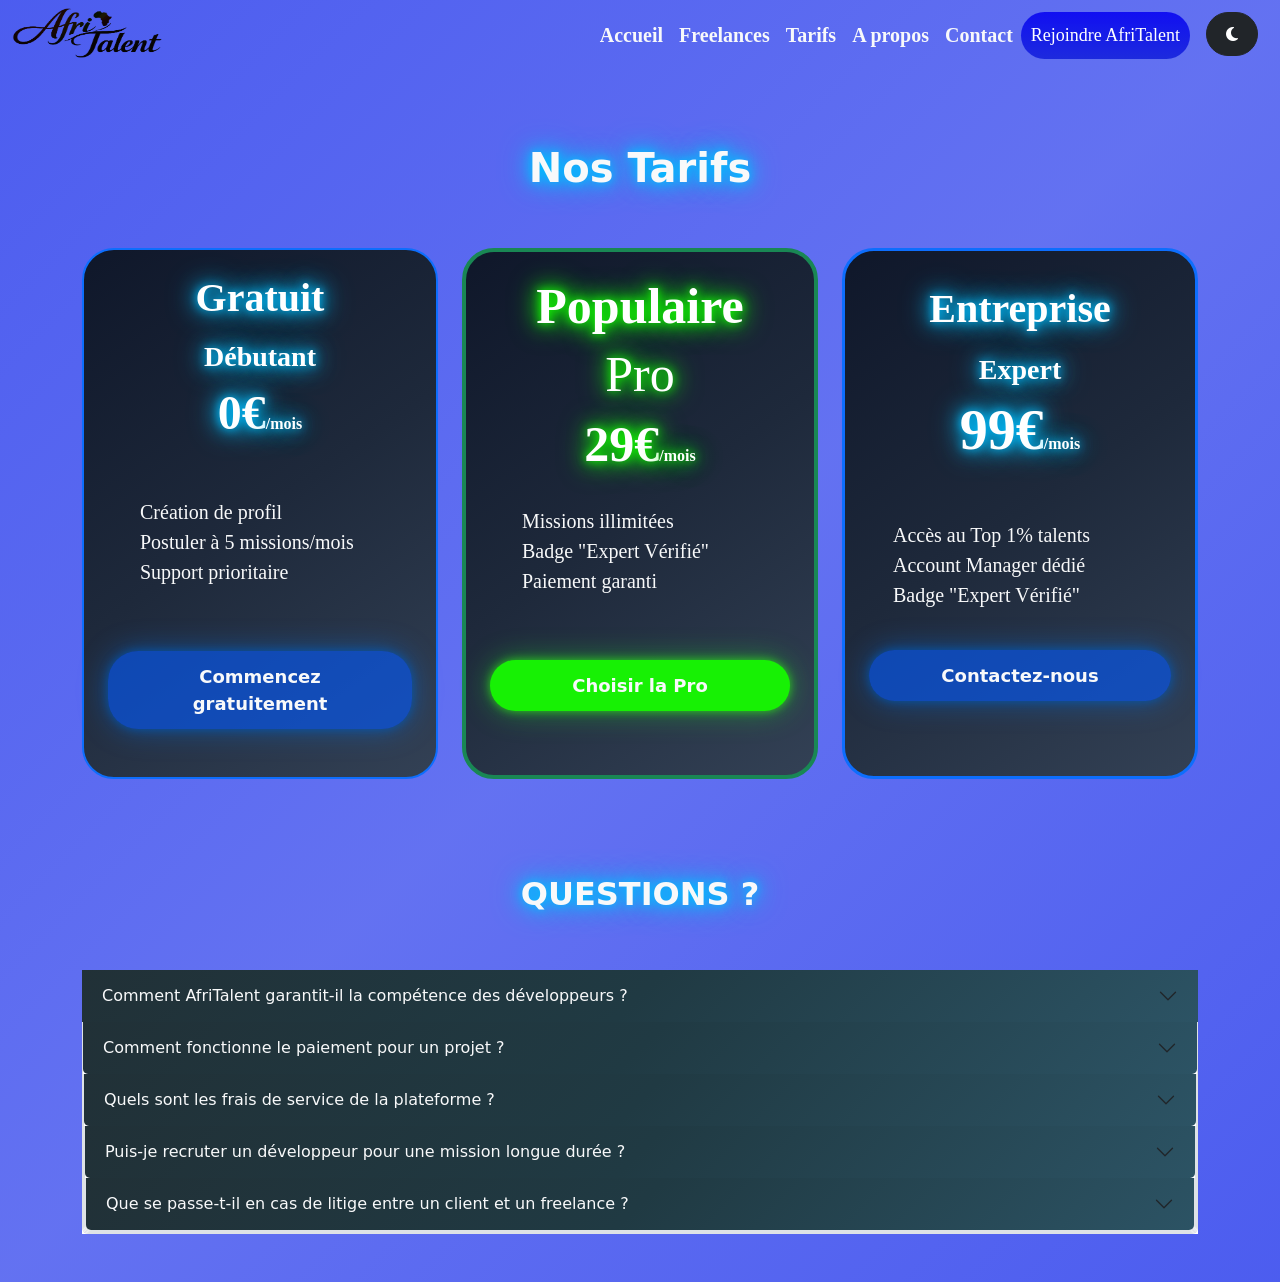
<file: tarifs.html>
<!DOCTYPE html>
<html lang="fr">

<head>
   <meta charset="UTF-8">
   <meta name="viewport" content="width=device-width, initial-scale=1.0">
   <title>AfriTalent — Tarifs</title>
   <link href="https://fonts.googleapis.com/css2?family=Montserrat:wght@700&family=Open+Sans:wght@400;600&display=swap"
      rel="stylesheet">
   <link rel="stylesheet" href="https://cdnjs.cloudflare.com/ajax/libs/font-awesome/6.5.1/css/all.min.css">
   <link href="https://cdn.jsdelivr.net/npm/bootstrap@5.3.0/dist/css/bootstrap.min.css" rel="stylesheet">
   <link rel="stylesheet" href="Css/style.css">
</head>

<body class="backTarif">
   <header>
      <nav class="navbar navbar-expand-lg  fixed-top mb-1">
         <div class="container-fluid">
            <img src="Images/AFRI.png" alt="" class="LOGO mb-1">
            <!-- La class collapse navbar-collapse permet de faciliter le regroupage des liens de navigation sur des ecrans plus petit en menu amburgur comme les telephones -->
            <button class="navbar-toggler ms-auto" type="button" data-bs-toggle="collapse" data-bs-target="#navbarNav">
               <span class="navbar-toggler-icon"></span>
            </button>
            <div class="collapse navbar-collapse" id="navbarNav">
               <ul class="navbar-nav ms-auto text-end">
                  <li><a class="nav-link text-light fw-bold" href="index.html">Accueil</a></li>
                  <li><a class="nav-link text-light fw-bold" href="freelances.html">Freelances</a></li>
                  <li><a class="nav-link text-light fw-bold" href="tarifs.html">Tarifs</a></li>
                  <li><a class="nav-link text-light fw-bold" href="about.html">A propos</a></li>
                  <li><a class="nav-link text-light fw-bold" href="contact.html">Contact</a></li>
                  <li><a class="buttonR btn btn-primary" href="">Rejoindre AfriTalent</a></li>
                  <li>
                     <button class="btn btn-dark rounded-5 ms-3" id="noiretblanc">
                        <i class="fa-solid fa-moon" id="NOIRBLANC"></i>
                     </button>
                  </li>
               </ul>
            </div>
         </div>
      </nav>
   </header>

   <main class="mt-5 pt-5">
      <div class="container py-5 text-center">
         <h1 class=" pb-5 fw-bold text-light nostarif">Nos Tarifs</h1>

         <div class="row g-4 justify-content-center mb-5">
            <div class="col-12 col-md-6 col-lg-4">
               <div class="card h-100 p-4 border-2 border-primary pb-5 rounded-5 backcarte">
                  <h2 class="fw-bold Gratuit fs-1">Gratuit</h2>
                  <h3 class="Gratuit fw-bold">Débutant</h3>
                  <h2 class="display-5 fw-bold fs-8 Gratuit">0€<span class="fs-6 fw-bold Gratuit">/mois</span></h2>
                  <ul class="pt-5 text-start">
                     <li class="text-light"> Création de profil</li>
                     <li class="text-light"> Postuler à 5 missions/mois</li>
                     <li class="text-light"> Support prioritaire</li>
                  </ul>
                  <button class=" mt-5 text-light fw-bold bouttonGratuit">Commencez gratuitement</button>
               </div>
            </div>

            <div class="col-12 col-md-6 col-lg-4">
               <div class="card h-100 p-4 border-4 border-success rounded-5 backcarte">
                  <h2 class=" fw-bold text-center populaire">Populaire</h2>
                  <h3 class="populaire mt-0">Pro</h3>
                  <h2 class="display-4 fw-bold populaire">29€<span class="fs-6 fw-bold populaire">/mois</span></h2>
                  <ul class="text-start pt-4">
                     <li class=" me-2 text-light"> Missions illimitées</li>
                     <li class=" me-2 text-light"> Badge "Expert Vérifié"</li>
                     <li class=" me-2 text-light"> Paiement garanti</li>
                  </ul>
                  <button class="text-light fw-bold mt-5 bouttonPro">Choisir la Pro</button>
               </div>
            </div>

            <div class="col-12 col-md-6 col-lg-4">
               <div class="card h-100 p-4 border-3 border-primary rounded-5 backcarte">
                  <h3 class="Gratuit fw-bold fs-1">Entreprise</h3>
                  <h3 class="Gratuit fw-bold">Expert</h3>
                  <h2 class="display-4 fw-bold Gratuit ">99€<span class="fs-6 fw-bold Gratuit">/mois</span>
                  </h2>
                  <ul class="text-start mt-4 p-4">
                     <li class=" me-2 text-light"> Accès au Top 1% talents</li>
                     <li class=" me-2 text-light"> Account Manager dédié</li>
                     <li class=" me-2 text-light"> Badge "Expert Vérifié"</li>
                  </ul>
                  <button class="text-light fw-bold  bouttonGratuit">Contactez-nous</button>
               </div>
            </div>
         </div>
      </div>

      <div class="container mb-5">
         <h2 class="text-center text-light fw-bold pb-5 nostarif">QUESTIONS ?</h2>
         <div class="accordion accordion-flush " id="accordionFlushExample">
            <div class="accordion-item">
               <h2 class="accordion-header">
                  <button class="accordion-button collapsed accordion" type="button" data-bs-toggle="collapse"
                     data-bs-target="#flush-collapseOne" aria-expanded="false" aria-controls="flush-collapseOne">
                     <span class="text-light">Comment AfriTalent garantit-il la compétence des développeurs ?</span>
                  </button>
               </h2>
               <div id="flush-collapseOne" class="accordion-collapse collapse" data-bs-parent="#accordionFlushExample">
                  <div class="accordion-body">Chaque développeur sur la plateforme passe un test technique rigoureux et
                     une vérification de portfolio avant d'être validé par notre équipe.
                  </div>
               </div>
               <div class="accordion-item">
                  <h2 class="accordion-header">
                     <button class="accordion-button collapsed accordion" type="button" data-bs-toggle="collapse"
                        data-bs-target="#flush-collapseTwo" aria-expanded="false" aria-controls="flush-collapseTwo">
                        <span class="text-light">Comment fonctionne le paiement pour un projet ?</span>
                     </button>
                  </h2>
                  <div id="flush-collapseTwo" class="accordion-collapse collapse"
                     data-bs-parent="#accordionFlushExample">
                     <div class="accordion-body">Le client dépose les fonds sur un compte séquestre sécurisé. L'argent
                        n'est débloqué et versé au développeur qu'une fois que le client a validé le travail livré.
                     </div>
                  </div>
                  <div class="accordion-item">
                     <h2 class="accordion-header">
                        <button class="accordion-button collapsed accordion" type="button" data-bs-toggle="collapse"
                           data-bs-target="#flush-collapseThree" aria-expanded="false"
                           aria-controls="flush-collapseThree">
                           <span class="text-light">Quels sont les frais de service de la plateforme ?</span>
                        </button>
                     </h2>
                     <div id="flush-collapseThree" class="accordion-collapse collapse"
                        data-bs-parent="#accordionFlushExample">
                        <div class="accordion-body">L'inscription est gratuite. AfriTalent prélève une commission de 10%
                           sur chaque contrat finalisé pour couvrir les frais de maintenance et de sécurisation des
                           paiements.
                        </div>
                     </div>
                     <div class="accordion-item">
                        <h2 class="accordion-header">
                           <button class="accordion-button collapsed accordion" type="button" data-bs-toggle="collapse"
                              data-bs-target="#flush-collapse4" aria-expanded="false" aria-controls="flush-collapse4">
                              <span class="text-light"> Puis-je recruter un développeur pour une mission longue durée
                                 ?</span>
                           </button>
                        </h2>
                        <div id="flush-collapse4" class="accordion-collapse collapse"
                           data-bs-parent="#accordionFlushExample">
                           <div class="accordion-body">Oui, vous pouvez proposer des missions ponctuelles ou des
                              contrats à long terme. Nous facilitons la mise en relation selon vos besoins spécifiques.
                           </div>
                        </div>
                        <div class="accordion-item">
                           <h2 class="accordion-header">
                              <button class="accordion-button collapsed accordion" type="button"
                                 data-bs-toggle="collapse" data-bs-target="#flush-collapse5" aria-expanded="false"
                                 aria-controls="flush-collapse5">
                                 <span class="text-light">Que se passe-t-il en cas de litige entre un client et un
                                    freelance ?</span>
                              </button>
                           </h2>
                           <div id="flush-collapse5" class="accordion-collapse collapse"
                              data-bs-parent="#accordionFlushExample">
                              <div class="accordion-body fw-bold">En cas de désaccord, l'équipe de médiation
                                 d'AfriTalent intervient pour analyser les livrables et trouver une solution équitable
                                 pour les deux parties.
                              </div>
                           </div>
                        </div>
                     </div>
                  </div>
               </div>
            </div>
         </div>
      </div>


   </main>
   <script src="https://cdn.jsdelivr.net/npm/bootstrap@5.3.0/dist/js/bootstrap.bundle.min.js"></script>
   <script src="Js/main.js"></script>
</body>

</html>
</file>
<file: Css/style.css>
* {
    margin: 0
}

.acceuil {
    height: 100vh;
}

.backAcceuil {
    display: flex;
    justify-content: space-between;
    padding-top: 95px;


}

.zzz {
    background: linear-gradient(135deg, #446ee428, #b3e5fc62, #81d4fa71), url(../Images/img14.png);
    background-size: cover;
}

.LOGO {
    width: 150px;
    height: 50px;
    /* background: linear-gradient(135deg, #f5f6f7be, #f2f5f7c0, #000d13d0) ;
    border-radius: 30px; */
}

.nav-link {
    color: black;
}

#texte {
    margin-top: 130px;
    margin-left: 20px;
    color: solid black;
    font-family: 'Times New Roman', Times, serif;
    font-size: 40px;
}

.imageA {
    width: 700px;
    height: 587px;
}

.button {
    background: linear-gradient(rgba(9, 6, 241, 0.904), rgba(21, 34, 219, 0.897));
    color: white;
    border: blue;
    padding: 15px 10px;
    border-radius: 30px;
    font-size: 20px;
    margin-top: 50px;
    margin-left: 10px;
    font-family: 'Times New Roman';
}

.buttonR {
    background: linear-gradient(rgba(9, 6, 241, 0.904), rgba(21, 34, 219, 0.897));
    color: white;
    border: blue;
    padding: 10px 10px;
    border-radius: 30px;
    font-size: 18px;
    font-family: 'Times New Roman';
}

.button2 {
    color: blue;
    padding: 15px 10px;
    border-radius: 30px;
    font-size: 20px;
    margin-top: 50px;
    border-color: white;
    margin-left: 10px;
    font-family: 'Times New Roman';
    background: linear-gradient(rgba(0, 0, 0, 0.2), rgba(0, 0, 0, 0));
}

.ppp {
    font-size: 20px;
}

.stat {
    display: flex;
    justify-content: space-between;
    gap: 8px;
    margin-top: 35px;
    margin-left: 15px;
}

li {
    font-family: 'Times New Roman';
    font-size: 20px;
}

.afritalent {
    color: blue;
}

#section2 {
    background: linear-gradient(#add8e6, #87ceeb);

}

#comment {
    margin-top: 50px;
}

.AAA {
    display: flex;
    justify-content: space-between;
}

.groupe {
    opacity: 0.80;
    border-radius: 30px;
    margin-right: 40px;
}

#bbb {
    background-color: rgba(5, 5, 5, 0.623);
}

#rejoignez {
    font-size: 40px;
    margin-left: 10px;
    margin-top: 100px;
    font-family: 'Times New Roman';

}

#bt1 {
    background: linear-gradient(rgba(9, 6, 241, 0.904), rgba(21, 34, 219, 0.897));
    color: white;
    border: blue;
    padding: 10px 10px;
    border-radius: 30px;
    font-size: 20px;
    font-family: 'Times New Roman';
}

a {
    text-decoration: none;
}

#bt2 {
    border-radius: 30px;
    background-color: rgba(255, 255, 255, 0.212);
    color: white;
    border: white;
    padding: 10px 10px;
    border-radius: 30px;
    font-size: 20px;
    font-family: 'Times New Roman';

}

#FR {
    background-color: rgba(0, 0, 0, 0.527);
}

#botom {
    margin-top: 120px;

}

.pagefree {
    background: linear-gradient(135deg, #446fe4bd, #446fe4d8, #446fe4b9);
}

.pagetarif {
    background: linear-gradient(135deg, #225af7bd, #0431acb9, #0538c5b9);
}


.TARIFS {
    background: linear-gradient(rgba(46, 12, 236, 0.295), rgba(4, 29, 253, 0.562));
}

.contact {
    display: flex;
    justify-content: center;
    padding: 20px;
    font-family: 'Segoe UI', Tahoma, Geneva, Verdana, sans-serif;
}


.taille {
    background: white;
    padding: 30px;
    border-radius: 12px;

}

.espace {
    margin-bottom: 15px;
}

.AAA {
    display: flex;
    gap: 15px;
}

label {
    display: block;
    font-size: 13px;
    font-weight: 600;
    margin-bottom: 5px;
    color: #555;
}

input,
select,
textarea {
    padding: 10px;
    border: 1px solid #ddd;
    border-radius: 6px;
    font-size: 14px;

}

input {
    border-color: #007bff;
}

#btnEnvoyer {
    width: 30%;
    padding: 10px;
    background-color: blue;
    color: white;
    border: none;
    border-radius: 20px;
    font-size: 16px;

}

.afritalent {
    font-size: 45px;
    color: rgba(0, 0, 255, 0.87);
    text-shadow: 0 0 10px #051efcde, 0 0 40px #2702f8da;
}

#btnAnnuler {
    width: 30%;
    padding: 10px;
    background-color: white;
    color: black;
    border-radius: 20px;
    font-size: 16px;
}

label {
    color: white;
}

li {
    color: black;
}

.index {
    background: linear-gradient(145deg, #176dddf6, #1c58a1f1, #286ed8);;
}
.BCM {
    background: #12192c;
}
.index1{
    background: #12192c;
}

.carteVert {
    color: rgba(5, 250, 5, 0.959);
}

#pop {
    padding: 13px;
    font-size: 20px;
    border-radius: 30px;
    background: rgba(5, 238, 5, 0.788);
    border: rgb(18, 221, 18);
    box-shadow: 0 0 10px #00ff73, 0 0 20px #09ff00;
}

#pop:hover {
    transform: scale(1.1);
    transition: 1s;
}

#colorTarif {
    font-family: 'Times New Roman';
    color: white;
    text-shadow: 0 0 10px #00ff73, 0 0 20px #09ff00;
}

#TarifBleu {
    color: white;
    text-shadow: 0 0 10px #00FFFF, 0 0 20px #0000FF;
}

#pop1 {
    font-size: 30px;
    color: white;
    text-shadow: 0 0 10px #00ff73, 0 0 20px #09ff00;
}

#buttonTarif {
    padding: 15px;
    border-radius: 30px;
    background: #0000ffe0;
    border: blue;
    box-shadow: 0 0 10px #00FFFF, 0 0 20px #0000FF;
}

#buttonTarif:hover {
    transform: scale(1.1);
    transition: 1s;
}

.accordion {
    background: linear-gradient(135deg, #0f2027ec, #203a43, #2c5364);
}

#contact {
    border-radius: 30px;
    border-color: black;
}

.contact {
    width: 30%;
}

.hhh {
    display: flex;
    justify-content: space-between;
}

.vvv {
    margin-bottom: 20px;
}

#large {
    width: 177px;
}

.BtEA {
    display: flex;
    gap: 10px;

}

.btE {
    padding: 10px 15px;
    border-radius: 20px;
}

.contact {
    margin-top: 100px;
    width: 30%;
}

.hhh {
    display: flex;
    gap: 50px;
    justify-content: space-between;
}

.vvv {
    margin-bottom: 20px;
}

#large {
    width: 177px;
}

.BtEA {
    display: flex;
    gap: 10px;

}

.btE {
    padding: 10px 15px;
    border-radius: 20px;
}

.azer {
    display: flex;
    justify-content: space-between;
}

:root {
    --primary-color: #0d6efd;
    --secondary-color: #2c3e50;
    --accent-color: #f39c12;
    --bg-light: #f8f9fa;
    --border-color: #e0e0e0;
    --border-radius: 12px;
    --font-titles: 'Times New Roman', Times, serif;
    --font-body: 'Open Sans', sans-serif;
}

label {
    font-family: var(--font-titles);
}

.dContact {

    display: flex;
    justify-content: center;
    padding: 40px;
    gap: 100px;

}

.contacts {
    gap: 150px;
    width: 100%;
    display: flex;
    flex-wrap: nowrap;
}

.mescontact {
    width: 50%;
    margin-top: 60px;
    padding: 35px;
    padding-top: 5px;
    border: 1px solid white;
    border-radius: 10px;
}


.group {
    margin-bottom: 10px;
}

label {
    display: block;
    margin-bottom: 5px;

}

input,
select,
textarea {
    width: 100%;
    padding: 7px;
    border: 1px solid #ddd;
    border-radius: 5px;
    font-size: 14px;
}

.Notre {
    width: 50%;
    height: 50%;
    border-radius: 40px;
}

#Titre {
    border: 2px;
    border-radius: 30px;
    width: 350px;
    margin-left: 370px;
    padding-top: 5px;
    background: linear-gradient(#135b7ad7, #096f916b, #0b86bb91);

}

#Titre1 {
    margin-bottom: 100px;
    border: 2px;
    border-radius: 35px;
    width: 400px;
    margin-left: 370px;
    padding: 10px 15px;
    background: linear-gradient(#135b7ad7, #096f916b, #0b86bb91);
}

#Titre2 {
    margin-bottom: 100px;
    border: 2px;
    border-radius: 35px;
    width: 350px;
    padding: 10px 15px;
    background: linear-gradient(#135b7ad7, #096f916b, #0b86bb91);
}

html,
body {
    overflow-x: hidden;
    width: 100%;

}

.card {
    background: linear-gradient(135deg, #0f2027ec, #061216bb, #0931429c);
    border: 1px solid #333;
    border-radius: 30px;
}

#carte1 {
    grid-column: 1 / 3;
    grid-row: 1 / 2;
}

#carte2 {
    grid-column: 3 / 4;
    grid-row: 1 / 2;
}

#carte3 {
    grid-column: 1 / 2;
    grid-row: 2 / 3;
}

#carte4 {
    grid-column: 2 / 4;
    grid-row: 2 / 3;
}

#services {
    height: 170px;
    object-fit: cover;
    width: 100%;
}

.mescontact {
    margin-top: 50px;
}

.coordonnées {
    margin-top: 50px;
}


#backcarte:hover {
    transform: scale(1.1);
    transition: 0.7s;
    cursor: pointer;

}

#backcarte {
    background: linear-gradient(135deg, #2a3a52cb 0%, #1e293bbe 100%);
}
#backcarteA {
    background: linear-gradient(180deg, #0f1013 0%, #0c0f1b 100%);
}

hr {
    color: white;
}

#TEM {
    font-family: var(--font-titles);
}

.Commentçamarche {
    display: grid;
    grid-template-columns: repeat(3, 1fr);
    grid-template-rows: auto;
    gap: 20px;
    padding: 20px;
}

@keyframes ttt {
    from {
        transform: translateX(400px);
    }

    to {
        transform: translateX(0);
    }

}

.imageA {
    animation: ttt 2s;
}

@keyframes sss {
    from {
        transform: translateY(400px);
    }

    to {
        transform: translateY(0);
    }

}

.stat {
    animation: sss 1s;
}

.card1 {
    background: linear-gradient(30deg, #143847ec, #135a72d0, #093142be);
    padding: 25px;
    border-radius: 20px;
}

#carte1:hover {
    transform: translateY(-8px);
    transition: 0.5s;
}

#carte2:hover {
    transform: translateY(-8px);
    transition: 0.5s;
}

#carte3:hover {
    transform: translateY(-8px);
    transition: 0.5s;
}

#carte4:hover {
    transform: translateY(-8px);
    transition: 0.5s;
}

.lesicons {
    width: 65px;
    height: 65px;
    border-radius: 18px;
    display: flex;
    align-items: center;
    justify-content: center;
    font-size: 26px;
    margin-bottom: 15px;
    color: white;
}

#carte1C {
    background: linear-gradient(135deg, #00c6ff, #0072ff);
}

#carte2C {
    background: linear-gradient(135deg, #c471f5, #fa71cd);
}

#carte3C {
    background: linear-gradient(135deg, #ff9a44, #fc6076);
}

#carte4C {
    background: linear-gradient(135deg, #43e97b, #38f9d7);
}

h3 {
    margin: 10px 0;
}

p {
    font-size: 14px;
}

@media (max-width: 375px) {
    .navbar-nav {
        background: linear-gradient(rgba(95, 92, 92, 0.6), rgba(19, 18, 18, 0.479));
        backdrop-filter: blur(12px);
        width: 200px;
        margin-left: auto;
        padding: 10px;
        border-radius: 8px;
        margin-top: 15px;
    }

    .zzz {
        min-height: 70vh;
    }

    .imageA {
        display: none;
    }

    .groupe {
        display: none;
    }

    #texte {
        font-size: 24px;
        line-height: 1.2;
    }

    .button {
        width: 90%;
        margin-left: 5%;
        margin-top: 15px;
    }

    .button2 {
        width: 90%;
        margin-left: 5%;
        margin-top: 15px;
    }

    .Commentçamarche {
        padding: 20px;
    }

    .card1 {
        padding: 20px;
    }

    .stat {
        flex-wrap: nowrap;
        margin-right: 10px;
    }

    #Notre {
        width: 200px;
        height: 200px;
        margin-left: 80px;
        margin-top: 20px;
        border-radius: 50px;
    }

    #Titre {
        margin-left: auto;
        margin-right: auto;
        width: 90%;
        max-width: 350px;
    }

    #Titre1 {
        margin-left: auto;
        margin-right: auto;
        width: 90%;
        max-width: 350px;
    }

    #Titre2 {
        margin-left: auto;
        margin-right: auto;
        width: 90%;
        max-width: 350px;
    }

    #about {
        margin-left: auto;
        margin-right: auto;
        width: 90%;
        max-width: 350px;
    }

    #about1 {
        margin-left: auto;
        margin-right: auto;
        width: 90%;
        max-width: 350px;
    }

    #notrehistoire {
        display: flex;
        flex-direction: column;
    }

    .dContact {
        flex-direction: column;
        padding: 20px;
        margin-top: 100px;
    }

    .contacts {
        display: flex;
        flex-direction: column;
        gap: 40px;

    }

    iframe {
        width: 100%;
    }

    .mescontact {
        width: 100%;
        margin-top: 20px;
    }

    #histoire {
        width: 360px;
        height: 300px;
        margin-top: 70px;
    }

    .Commentçamarche {
        grid-template-columns: 1fr;
        gap: 20px;
    }

    #carte1 {
        grid-column: 1 / 2;
        grid-row: auto;
    }

    #carte2 {
        grid-column: 1 / 2;
        grid-row: auto;
    }

    #carte3 {
        grid-column: 1 / 2;
        grid-row: auto;
    }

    #carte4 {
        grid-column: 1 / 2;
        grid-row: auto;
    }

    .statistique {
        display: grid;
        grid-template-columns: 1fr;
        gap: 20px;
    }

    .rejoignezAT {
        font-size: 10px;
    }

    #stat1 {
        grid-column: 1 / 2;
        grid-row: auto;
    }

    .GROUPE .rejoignezAT {
        font-size: 30px;
    }

    #stat2 {
        grid-column: 1 / 2;
        grid-row: auto;
    }

    #stat3 {
        grid-column: 1 / 2;
        grid-row: auto;
    }


    #stat4 {
        grid-column: 1 / 2;
        grid-row: auto;
    }

    .mescontact {
        width: 100%;
        padding: 15px;
    }

    footer {
        display: flex;
        flex-direction: column;
    }
}

@media (min-width: 768px) and (max-width: 999px) {
    .navbar-nav {
        background: linear-gradient(rgba(95, 92, 92, 0.6), rgba(19, 18, 18, 0.479));
        backdrop-filter: blur(12px);
        width: 200px;
        margin-left: auto;
        padding: 10px;
        border-radius: 8px;
        margin-top: 15px;
    }
    .navbar-nav .nav-link {
        color: black;
    }

    .Commentçamarche {
        grid-template-columns: 1fr 1fr;
    }

    #carte1 {
        grid-row: auto;
        grid-column: auto;
    }

    #carte2 {
        grid-row: auto;
        grid-column: auto;
    }

    #carte3 {
        grid-row: auto;
        grid-column: auto;
    }

    #carte4 {
        grid-row: auto;
        grid-column: auto;
    }

    .zzz {
        height: 65vh;
    }

    .GROUPE .rejoignezAT {
        font-size: 50px;
    }
    .statistique {
        display: grid;
        grid-template-columns: repeat(2, 1fr);
        gap: 20px;
    }

    #texte {
        margin-left: 5px;
        font-size: 22px;
        margin-top: 0;
        padding-top: 80px;
    }

    .backAcceuil {
        display: flex;
        flex-direction: row;
        justify-content: space-between;
    }

    .backAcceuil img {
        width: 400px;
        height: 416px;
    }

    .groupe {
        width: 450px;
        margin-right: 10px;
        margin-left: 10px;
        height: auto;
    }


    #notrehistoire {
        display: flex;
        flex-direction: row;
    }

    #histoire {
        margin-top: 50px;
        width: 350px;
        height: 250px;
    }


    .coordonnées {
        display: flex;
        justify-content: space-between;
        gap: 100px;
        margin-top: 30px;
    }

    .dContact {
        flex-direction: column;
        padding: 20px;
        margin-top: 100px;
    }

    .contacts {
        display: flex;
        flex-direction: column;
        gap: 40px;

    }

    iframe {
        width: 50%;
    }

    .mescontact {
        width: 100%;
        margin-top: 20px;
    }

    .coordonnées {
        flex-direction: column;
        gap: 20px;
    }

    .stat {
        display: flex;
        justify-content: space-between;
        flex-wrap: nowrap;
        gap: 20px;
        margin-bottom: 20px;
    }

    #rejoignez {
        font-size: 23px;
        margin-bottom: 50px;
        margin-top: 40px;
    }

    #ButtonRT {
        display: flex;
        gap: 15px;
    }

    #bt1 {
        padding: 5px 30px;
        font-size: 20px;
    }

    #bt2 {
        padding: 5px 30px;
        font-size: 20px;
    }

    .BUTTONACCEUIL {
        display: flex;
        justify-content: center;
        gap: 10px;
    }

    .button,
    .button2 {
        font-size: 16px;
        padding: 10px 12px;
    }

    #Titre {
        margin-left: auto;
        margin-right: auto;
        width: 90%;
        max-width: 350px;
    }

    #Titre1 {
        margin-left: auto;
        margin-right: auto;
        width: 90%;
        max-width: 350px;
    }

    #Titre2 {
        margin-left: auto;
        margin-right: auto;
        width: 90%;
        max-width: 350px;
    }

    .navbar-nav {
        background: linear-gradient(rgba(247, 244, 244, 0.6), rgba(247, 244, 244, 0.4));
        width: 200px;
        margin-left: auto;
        padding: 10px;
        border-radius: 8px;
        margin-top: 15px;
    }

    .nav-link {
        font-size: 20px;
    }
    #Catégories .col {
        width: 50%;
    }
}

@media (min-width: 1000px) and (max-width: 1300px) {
    .backAcceuil img {
        max-width: 700px;
        height: 630px;
        margin-top: 62px;
    }

    #texte {
        font-size: 33px;
        margin-top: 200px;
    }

    .dContact {
        height: 100vh;
    }
}

.themeclair {
    background: #ffffff;
    color: black;
}

.themeclair section {
    background: #ffffff;
    color: black;
}

.themeclair .index {
    background: #ffffff;
    color: black;
}

.themeclair main {
    background: #ffffff;
    color: black;
}

.themeclair header {
    background: #ffffff;
    color: black;
}

.themeclair .contacts {
    background: #ffffff;
    color: black;
}

.themeclair .navbar {
    background: #ffffff;
    box-shadow: 0 2px 8px rgba(0, 0, 0, 0.15);
}

.themeclair .card1 {
    color: white;
    border-color: black;
}

.themeclair .card {
    color: white;
    border-color: black;
}

.themeclair .tarif {
    color: white;
}

.themeclair .backcarte {
    background: linear-gradient(#ffff, #ffff);
    color: black;
    border-color: black;
}

body.themeclair {
    background: white;
}

.themeclair .Gratuit {
    color: black;
}

.themeclair .populaire {
    color: black;
}

.themeclair .backcarteS {
    background: linear-gradient(#ffff, #ffff);
    color: black;
    border-color: black;
}

.themeclair .accordion-item {
    background: #ffffff;
    color: #1a1a1a;
    border-color: #1a1a1a;
}

.themeclair .accordion-button {
    background: #ffffff;
    color: #1a1a1a;
    border-color: #1a1a1a;
}

.themeclair .accordion-body {
    background: #ffffff;
    color: #1a1a1a;
    border-color: #1a1a1a;
}

.themeclair .navbar.navbarauscroll .nav-link {
    color: black;
}

.themeclair #accordion {
    background: #ffffff;
    color: #1a1a1a;
    border-color: #1a1a1a;
}

.themeclair textarea {
    background: #ffffff;
    color: #1a1a1a;
    border-color: #1a1a1a;
}

.themeclair select {
    background: #ffffff;
    color: #1a1a1a;
    border-color: #1a1a1a;
}

.themeclair .backCçM {
    background: white;
    color: black;
}

.themeclair .stat2 {
    background: white;
    color: black;
}
.themeclair .backcarteA{
    background: white;
    color: black;
}

.themeclair input {
    background: #ffffff;
    color: #1a1a1a;
    border-color: #1a1a1a;
}

.themeclair .backTEM {
    background: white;
    color: black;
}

.themeclair #bbb {
    background: white;
    color: black;
}

.themeclair #Catégories {
    background: white;
}

.themeclair footer {
    background: white;
    color: black;
}

body.themeclair footer.bg-dark {
    background-color: white;
    color: black;
}

.themeclair body .backTarif {
    background: white;
}

.themeclair label {
    color: black;
}

.themeclair .mescontact {
    border-color: #1a1a1a;
}

.navbarauscroll {
    background:rgba(0, 0, 255, 0.425);
    backdrop-filter: blur(12px);
}

.navbar.navbarauscroll .nav-link {
    color: white;

}

footer {
    background-color: black;
}

#retourverslehaut {
    position: fixed;
    bottom: 100px;
    padding: 10px 10px;
    right: 30px;
    width: 150px;
    background: blue;
    color: white;
    border: blue;
    border-radius: 30px;
    font-size: 17px;
    z-index: 1000;
    display: none;
}

#noiretblanc {
    border-radius: 30px;
    margin-right: 10px;
}


.services li,
a {
    color: #8b9ab5;
}

#reseau a,
i {
    border-radius: 30px;
    padding: 7px 7px;
}

#reseau a {
    transition: transform 0.3s;
}

#reseau a:hover {
    transform: scale(1.2);
}

#reseau a:hover i {
    color: white;
    transition: 0.3s;
}

#foot p {
    color: #8b9ab5;
}

#reseau a:hover {
    background-color: #0d4eda;
    transform: scale(1.15);
    border-color: #0d4eda;
}

small {
    color: #8b9ab5;
}

.reseauequipe a :hover {
    transform: scale(2.2);
}

#about {
    margin-left: auto;
    margin-right: auto;
    width: 400px;
    border-radius: 20px;
    padding: 10px;
    text-align: center;
    background: linear-gradient(#135b7ad7, #096f916b, #0b86bb91);
}

#about1 {
    margin-left: auto;
    margin-right: auto;
    width: 400px;
    padding: 10px 5px;
    border-radius: 50px;
    text-align: center;
    background: linear-gradient(#135b7ad7, #096f916b, #0b86bb91);
}

.fondu {
    opacity: 0;
    transform: translateY(30px);
    transition: 0.7s;
}

.fondre {
    opacity: 1;
    transform: translateY(0);
}

.backcarte {
    background: linear-gradient(145deg, #0F172A, #1E293B, #334155)
}

.backcarte:hover {
    transform: scale(1.1);
    transition: 1.5s;
}

.backFree {
    background: linear-gradient(135deg, #7F8CFF 0%, #6FA8FF 35%, #89C2FF 70%, #B8D8FF 100%);
}

.couleurAfri {
    color: blue;
}

.Gratuit {
    color: white;
    text-shadow: 0 0 10px #00bfff, 0 0 20px #00bfff, 0 0 30px #00bfff;
    font-family: var(--font-titles);
}

.GratuitA {
    color: blue;
}

.populaire {
    color: white;
    text-shadow: 0 0 10px #15ff00, 0 0 20px #09ff00, 0 0 30px #1eff00;
    font-size: 50px;
    font-family: var(--font-titles);
}

.backTarif {
    background: linear-gradient(135deg, #1c31ebc9, #1c31ebaf, #1c31ebc9)
}

.bouttonGratuit {
    background-color: #055af8a1;
    color: #ffffff;
    border: blue;
    padding: 12px 24px;
    font-size: 18px;
    border-radius: 30px;
    box-shadow: 0 0 10px #0057b3c5, 0 0 30px #007bff70;
}

.bouttonPro {
    background-color: #17f104;
    color: #ffffff;
    border: green;
    padding: 12px 24px;
    font-size: 18px;
    border-radius: 30px;
    box-shadow: 0 0 10px #2eec15c5, 0 0 30px #1eee2870;
}

.bouttonGratuit:hover {
    transform: scale(1.1);
    transition: 1.5s;

}

.bouttonPro:hover {
    transform: scale(1.1);
    transition: 1.5s;
}

.nostarif {
    color: rgba(0, 0, 255, 0.726);
    text-shadow: 0 0 10px #00bfff, 0 0 20px #00bfff, 0 0 30px #00bfff;
}

.statistique {
    display: grid;
    grid-template-columns: repeat(2, 1fr);
    gap: 20px;
    padding: 20px;
}

#stat1 {
    grid-column: auto;
    grid-row: auto;
}

#stat2 {
    grid-column: auto;
    grid-row: auto;
}

#stat3 {
    grid-column: auto;
    grid-row: auto;
}

#stat4 {
    grid-column: auto;
    grid-row: auto;
}

.backcarteS {
    background: linear-gradient(180deg, #1e2640 0%, #151a2e 100%);
}

.backTEM {
    background: linear-gradient(145deg, #07081b, #0a1625f1, #00040a);
}

.GROUPE {
    background: linear-gradient(145deg, #070707f3, #080808d8, #080808ef), url(../Images/GAT1.jpg);
    background-size: cover;
    height: 90vh;
    background-position: center;
    display: flex;
    align-items: center;
    justify-content: center;
}

.rejoignezAT {
    font-size: 70px;
    font-family: var(--font-titles);
}

.BRA {
    background-color: #0515f8fa;
    color: #ffffff;
    border: blue;
    padding: 12px 24px;
    font-size: 18px;
    border-radius: 30px;
    box-shadow: 0 0 10px #0057b3c5, 0 0 30px #007bff70;
    transition: 1s;
}
#ButtonRT{
    display: flex;
    justify-content: center;
    gap: 15px;
    align-items: center;
}
.BRA:hover{
    transform: scale(1.1);
}

#Catégories {
    background-color: #0b0f19;

}
.backT{
    background: #12192c;
}
.backvaleur{
    background: #12192c;
    height: 90vh;
    
}
ul{
    list-style:none;
}
@keyframes zoom {
    from {
        transform: scale(1);
    }
    to {
        transform: scale(1.05);
    }
}
#histoire {
    animation: zoom 3s infinite;
}
#histoire {
    margin-top: 100px;
}
</file>
